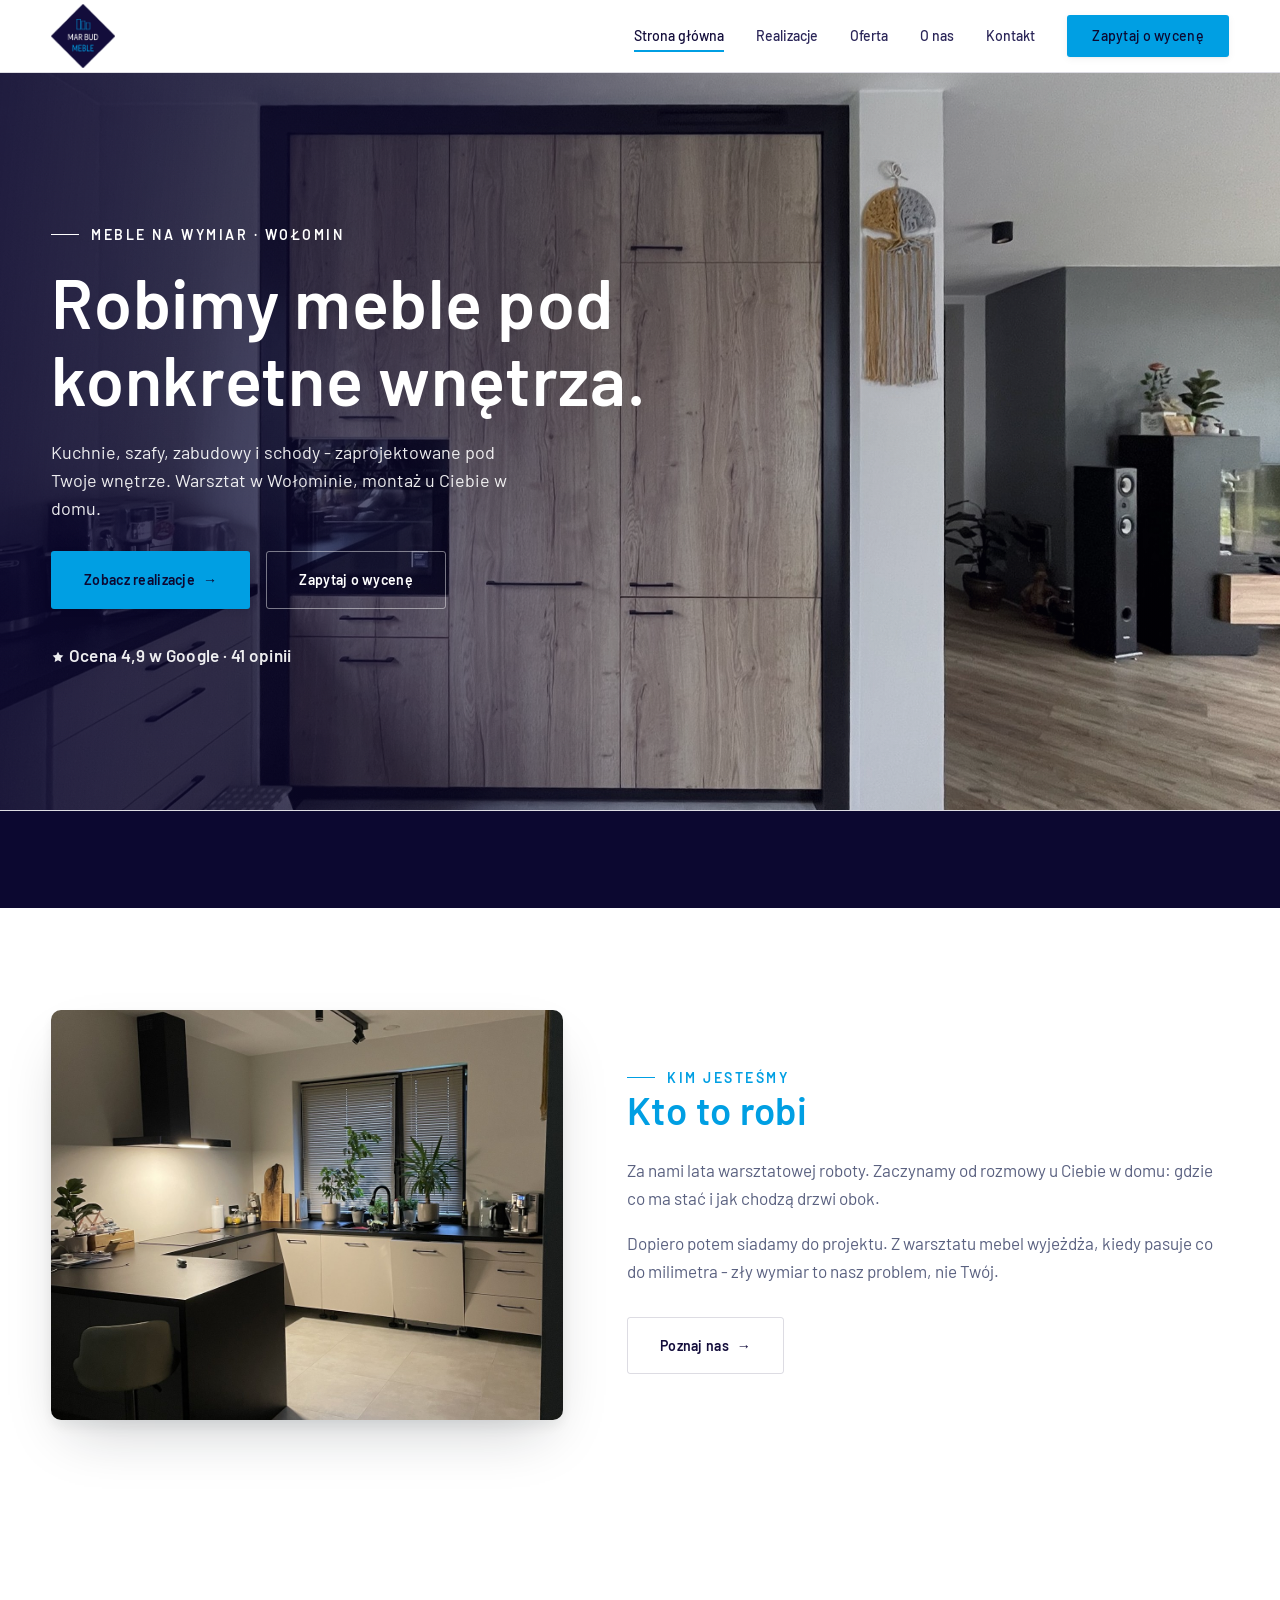
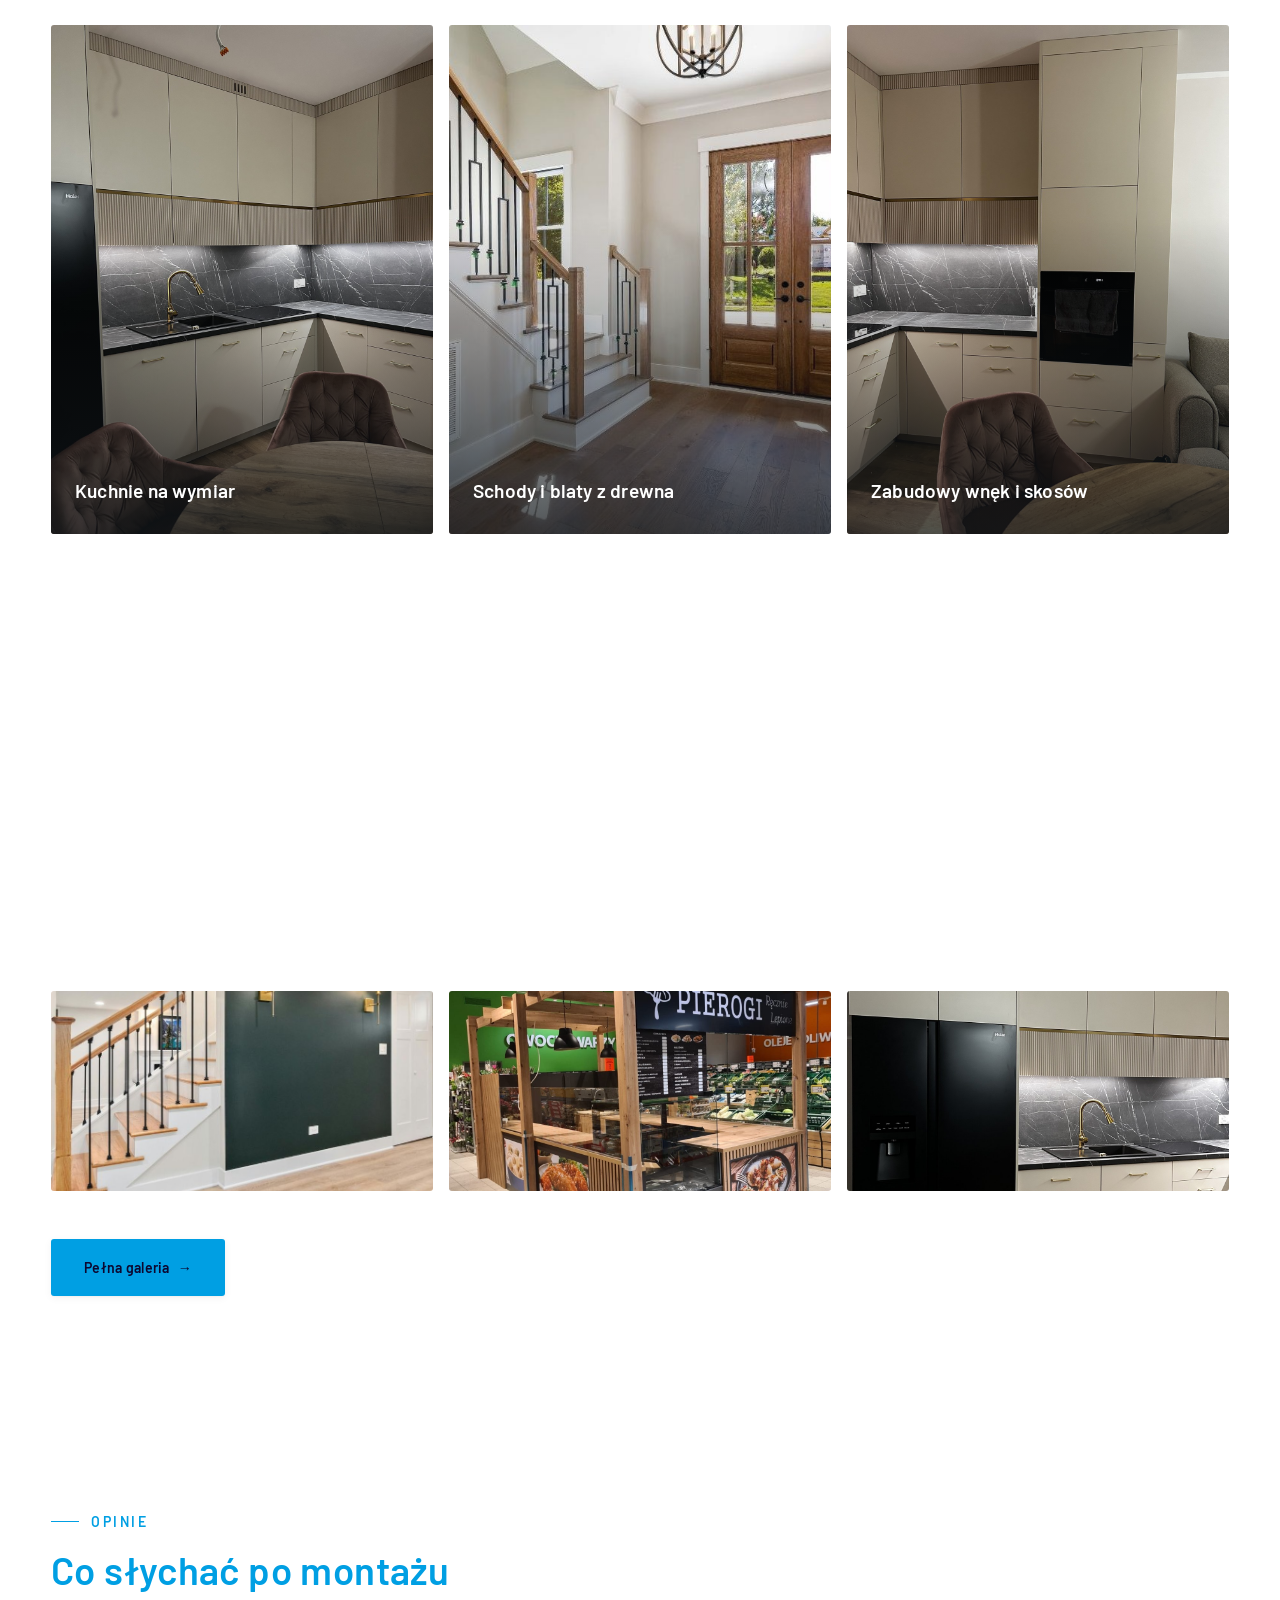
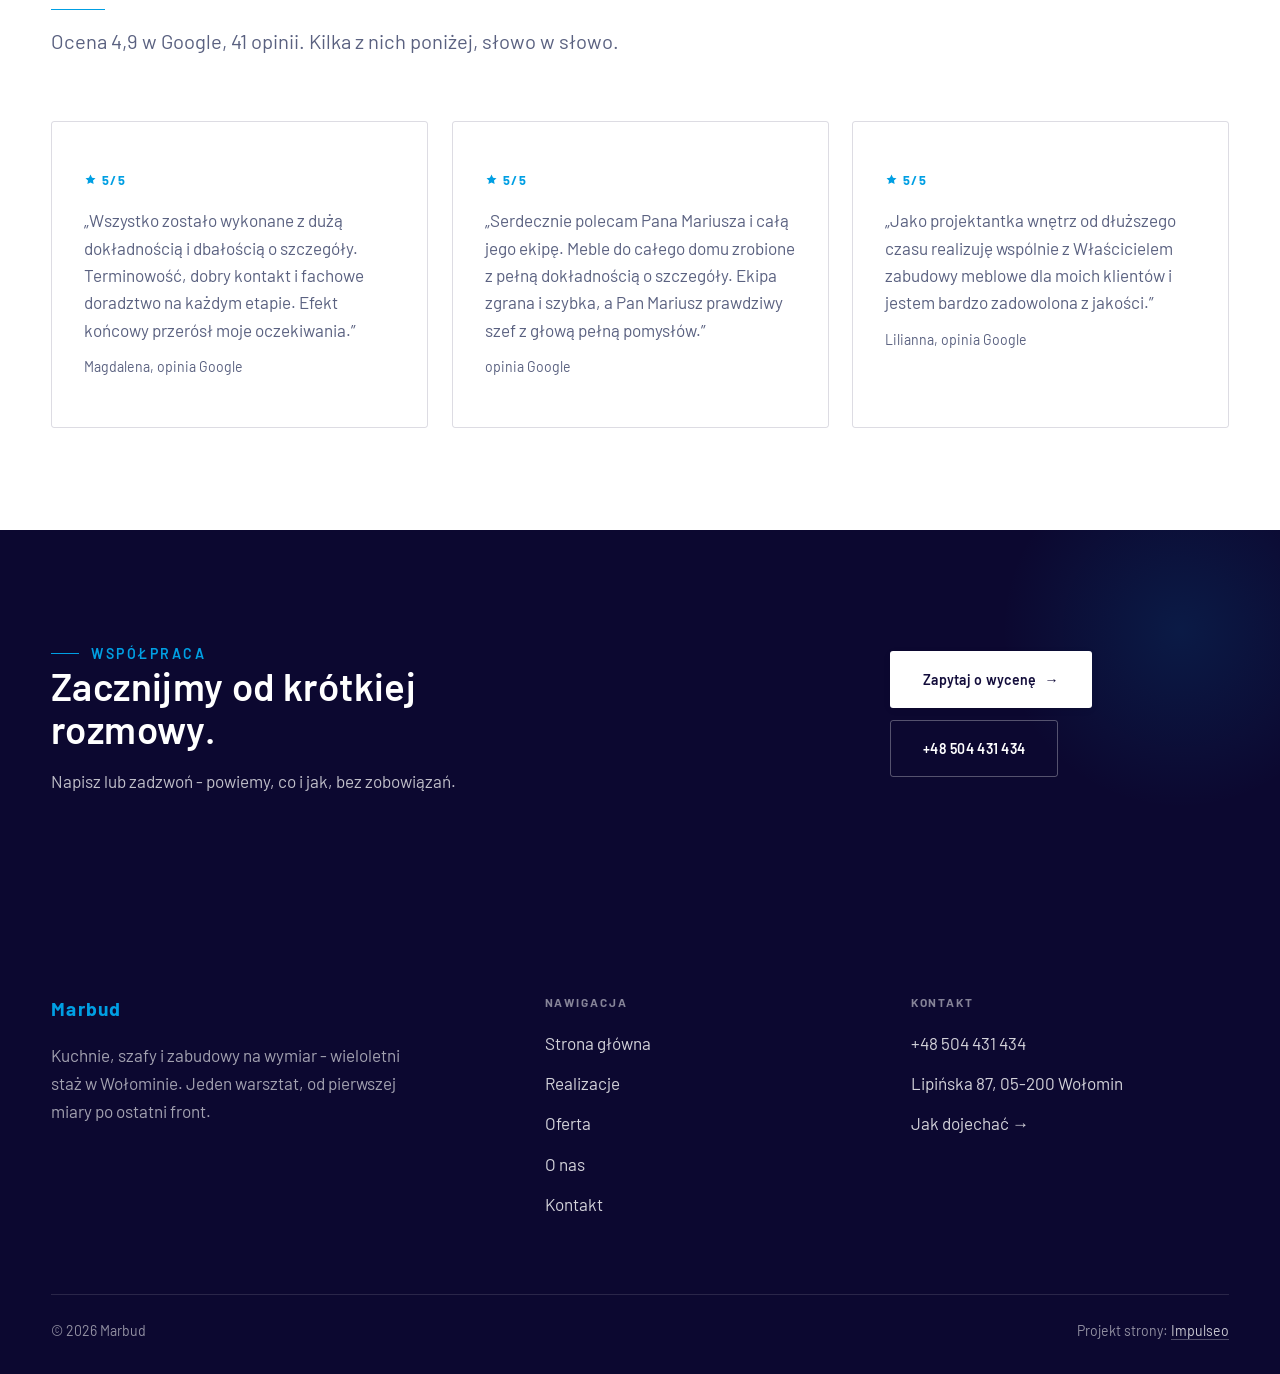
<file: index.html>
<!DOCTYPE html>
<html lang="pl">
<head>
<meta name="robots" content="noindex, nofollow">
<meta charset="UTF-8">
<meta name="viewport" content="width=device-width, initial-scale=1.0">
<title>Stolarz Wołomin - meble na wymiar | Marbud</title>
<meta name="description" content="Meble na wymiar w Wołominie: kuchnie, szafy i zabudowy pod Twoje wnętrze. Bezpłatny pomiar i projekt, jedna cena, montaż z gwarancją. Zadzwoń: 504 431 434.">
<link rel="preconnect" href="https://fonts.googleapis.com">
<link rel="preconnect" href="https://fonts.gstatic.com" crossorigin>
<link href="https://fonts.googleapis.com/css2?family=Barlow:wght@400;500;600;700&display=swap" rel="stylesheet">
<link rel="stylesheet" href="assets/styles.css">
</head>
<body>

<header class="nav">
  <div class="wrap nav-inner">
    <a class="brand brand-has-logo" href="index.html"><img class="brand-logo" src="img/logo.png" alt="Marbud"></a>
    <nav class="nav-links">
      <a href="index.html" class="active">Strona główna</a>
      <a href="realizacje.html">Realizacje</a>
      <a href="oferta.html">Oferta</a>
      <a href="o-nas.html">O nas</a>
      <a href="kontakt.html">Kontakt</a>
      <a href="kontakt.html" class="btn btn-accent">Zapytaj o wycenę</a>
    </nav>
    <button class="nav-toggle" aria-label="Menu"><span></span><span></span><span></span></button>
  </div>
</header>

<section class="hero-cine">
  <img src="img/hero.jpg" alt="Marbud - meble na wymiar pod konkretne wnętrza">
  <div class="wrap">
    <div class="hero-copy">
      <span class="eyebrow">Meble na wymiar · Wołomin</span>
      <h1>Robimy meble pod konkretne wnętrza.</h1>
      <p class="lead">Kuchnie, szafy, zabudowy i schody - zaprojektowane pod Twoje wnętrze. Warsztat w Wołominie, montaż u Ciebie w domu.</p>
      <div class="hero-actions">
        <a href="realizacje.html" class="btn btn-accent">Zobacz realizacje <span class="arr">→</span></a>
        <a href="kontakt.html" class="btn btn-ghost" style="color:#fff;border-color:rgba(255,255,255,.45)">Zapytaj o wycenę</a>
      </div>
      <div style="margin-top:var(--space-6);color:#fff;font-weight:600;letter-spacing:.02em;opacity:.92"><svg class="ico-star" width="14" height="14" viewBox="0 0 24 24" style="vertical-align:-2px" aria-hidden="true"><path d="M12 2.8l2.85 5.8 6.4.93-4.63 4.5 1.1 6.37L12 17.4l-5.72 3 1.1-6.37-4.63-4.5 6.4-.93L12 2.8Z" fill="currentColor"/></svg> Ocena 4,9 w Google · 41 opinii</div>
    </div>
  </div>
</section>
<section class="strip" style="padding-block:0">
  <div class="wrap">
    <div class="item reveal"><div class="k">Bezpłatny pomiar i projekt</div><div class="v"></div></div>
    <div class="item reveal"><div class="k">Jedna cena za całość</div><div class="v"></div></div>
    <div class="item reveal"><div class="k">Od pomiaru po montaż</div><div class="v"></div></div>
    <div class="item reveal"><div class="k">Gwarancja na meble i montaż</div><div class="v"></div></div>
    <div class="item reveal"><div class="k">Montaż w jeden dzień</div><div class="v"></div></div>
  </div>
</section>
<section>
  <div class="wrap split">
    <div class="split-art reveal"><img src="img/about.jpg" alt="Marbud - realizacja" loading="lazy"></div>
    <div class="split-copy reveal">
      <span class="eyebrow">Kim jesteśmy</span>
      <h2>Kto to robi</h2>
      <p class="muted">Za nami lata warsztatowej roboty. Zaczynamy od rozmowy u Ciebie w domu: gdzie co ma stać i jak chodzą drzwi obok.</p>
      <p class="muted">Dopiero potem siadamy do projektu. Z warsztatu mebel wyjeżdża, kiedy pasuje co do milimetra - zły wymiar to nasz problem, nie Twój.</p>
      <a href="o-nas.html" class="btn btn-ghost">Poznaj nas <span class="arr">→</span></a>
    </div>
  </div>
</section>
<section class="gateways-band">
  <div class="wrap">
    <div class="gateways">
      <a href="oferta.html" class="gateway reveal"><img src="img/g1.jpg" alt="Kuchnie na wymiar" loading="lazy"><span class="g-ttl">Kuchnie na wymiar</span></a>
      <a href="oferta.html" class="gateway reveal"><img src="img/g3.jpg" alt="Schody i blaty z litego drewna" loading="lazy"><span class="g-ttl">Schody i blaty z drewna</span></a>
      <a href="oferta.html" class="gateway reveal"><img src="img/g5.jpg" alt="Zabudowy wnęk i skosów" loading="lazy"><span class="g-ttl">Zabudowy wnęk i skosów</span></a>
    </div>
  </div>
</section>
<section>
  <div class="wrap">
    <div class="head reveal">
      <span class="eyebrow">Realizacje</span>
      <h2>Meble, które już stoją</h2>
      <p>Zdjęcia z naszych montaży, w domach klientów - żadnych wizualizacji z katalogu. Tak te meble wyglądają na co dzień.</p>
    </div>
    <div class="gallery">
      <div class="tile t-third reveal"><img src="img/g2.jpg" alt="Schody dębowe z metalową balustradą" loading="lazy"><div class="cap">Schody dębowe z balustradą</div></div>
      <div class="tile t-third reveal"><img src="img/g4.jpg" alt="Stoisko handlowe na wymiar" loading="lazy"><div class="cap">Stoisko handlowe na wymiar</div></div>
      <div class="tile t-third reveal"><img src="img/g6.jpg" alt="Zabudowa kuchenna z lodówką" loading="lazy"><div class="cap">Zabudowa kuchenna z lodówką</div></div>
    </div>
    <div style="margin-top:var(--space-7)" class="reveal"><a href="realizacje.html" class="btn btn-accent">Pełna galeria <span class="arr">→</span></a></div>
  </div>
</section>
<section>
  <div class="wrap">
    <div class="head reveal">
      <span class="eyebrow">Opinie</span>
      <h2>Co słychać po montażu</h2>
      <p>Ocena 4,9 w Google, 41 opinii. Kilka z nich poniżej, słowo w słowo.</p>
    </div>
    <div class="svc-grid">
      <div class="svc reveal"><div class="ic"><svg class="ico-star" width="13" height="13" viewBox="0 0 24 24" style="vertical-align:-1px" aria-hidden="true"><path d="M12 2.8l2.85 5.8 6.4.93-4.63 4.5 1.1 6.37L12 17.4l-5.72 3 1.1-6.37-4.63-4.5 6.4-.93L12 2.8Z" fill="currentColor"/></svg> 5/5</div><p>„Wszystko zostało wykonane z dużą dokładnością i dbałością o szczegóły. Terminowość, dobry kontakt i fachowe doradztwo na każdym etapie. Efekt końcowy przerósł moje oczekiwania.”</p><p class="muted" style="margin-top:var(--space-3);font-size:var(--text-sm)">Magdalena, opinia Google</p></div>
      <div class="svc reveal"><div class="ic"><svg class="ico-star" width="13" height="13" viewBox="0 0 24 24" style="vertical-align:-1px" aria-hidden="true"><path d="M12 2.8l2.85 5.8 6.4.93-4.63 4.5 1.1 6.37L12 17.4l-5.72 3 1.1-6.37-4.63-4.5 6.4-.93L12 2.8Z" fill="currentColor"/></svg> 5/5</div><p>„Serdecznie polecam Pana Mariusza i całą jego ekipę. Meble do całego domu zrobione z pełną dokładnością o szczegóły. Ekipa zgrana i szybka, a Pan Mariusz prawdziwy szef z głową pełną pomysłów.”</p><p class="muted" style="margin-top:var(--space-3);font-size:var(--text-sm)">opinia Google</p></div>
      <div class="svc reveal"><div class="ic"><svg class="ico-star" width="13" height="13" viewBox="0 0 24 24" style="vertical-align:-1px" aria-hidden="true"><path d="M12 2.8l2.85 5.8 6.4.93-4.63 4.5 1.1 6.37L12 17.4l-5.72 3 1.1-6.37-4.63-4.5 6.4-.93L12 2.8Z" fill="currentColor"/></svg> 5/5</div><p>„Jako projektantka wnętrz od dłuższego czasu realizuję wspólnie z Właścicielem zabudowy meblowe dla moich klientów i jestem bardzo zadowolona z jakości.”</p><p class="muted" style="margin-top:var(--space-3);font-size:var(--text-sm)">Lilianna, opinia Google</p></div>
    </div>
  </div>
</section>
<section class="cta">
  <div class="wrap">
    <div class="reveal">
      <span class="eyebrow">Współpraca</span>
      <h2>Zacznijmy od krótkiej rozmowy.</h2>
      <p>Napisz lub zadzwoń - powiemy, co i jak, bez zobowiązań.</p>
    </div>
    <div class="cta-actions reveal">
      <a href="kontakt.html" class="btn btn-light">Zapytaj o wycenę <span class="arr">→</span></a>
      <a href="tel:+48504431434" class="btn btn-ghost" style="color:#fff;border-color:rgba(255,255,255,.3)">+48 504 431 434</a>
    </div>
  </div>
</section>

<footer>
  <div class="wrap">
    <div class="foot-grid">
      <div class="foot-brand">
        <div class="name">Marbud</div>
        <p>Kuchnie, szafy i zabudowy na wymiar - wieloletni staż w Wołominie. Jeden warsztat, od pierwszej miary po ostatni front.</p>
      </div>
      <div class="foot-col">
        <h4>Nawigacja</h4>
        <a href="index.html">Strona główna</a>
        <a href="realizacje.html">Realizacje</a>
        <a href="oferta.html">Oferta</a>
        <a href="o-nas.html">O nas</a>
        <a href="kontakt.html">Kontakt</a>
      </div>
      <div class="foot-col">
        <h4>Kontakt</h4>
        <a href="tel:+48504431434">+48 504 431 434</a>
        <p>Lipińska 87, 05-200 Wołomin</p>
        <a href="https://www.google.com/maps?cid=16063248233577362017" target="_blank" rel="noopener">Jak dojechać →</a>
      </div>
    </div>
    <div class="foot-bot">
      <span>© 2026 Marbud</span>
      <span>Projekt strony: <a class="foot-credit" href="https://impulseo.pl" target="_blank" rel="noopener">Impulseo</a></span>
    </div>
  </div>
</footer>


<script src="assets/main.js"></script>
</body>
</html>
</file>
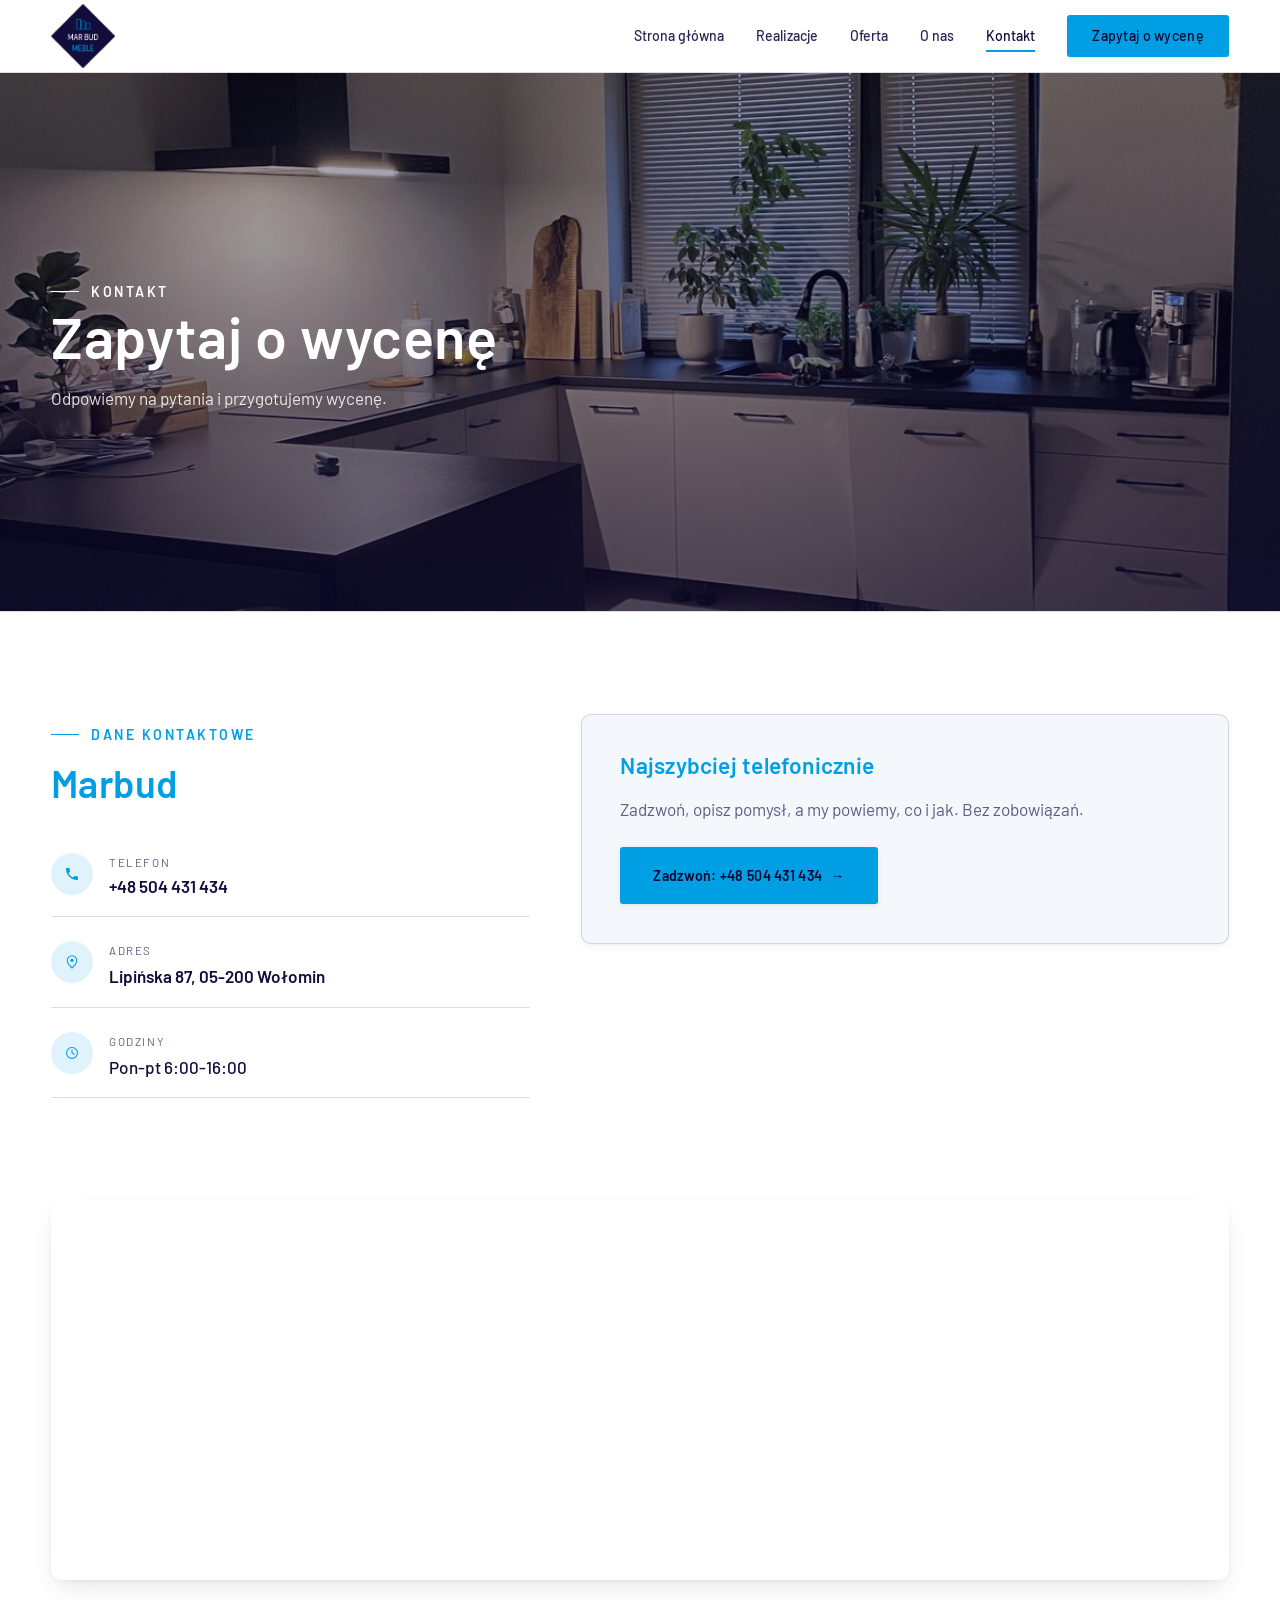
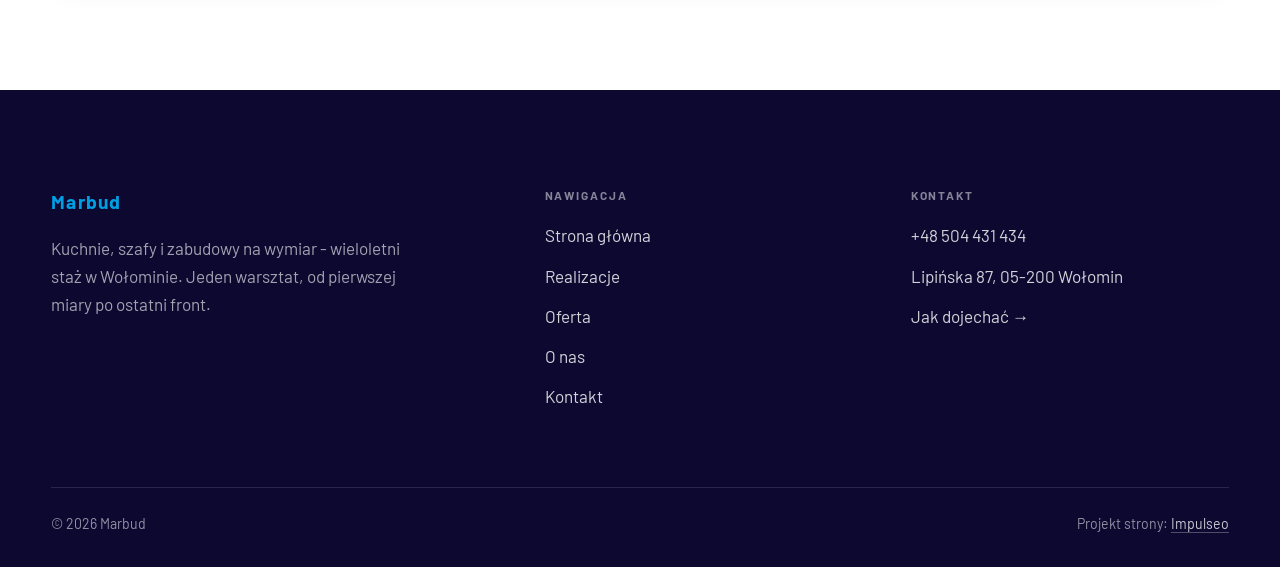
<file: kontakt.html>
<!DOCTYPE html>
<html lang="pl">
<head>
<meta name="robots" content="noindex, nofollow">
<meta charset="UTF-8">
<meta name="viewport" content="width=device-width, initial-scale=1.0">
<title>Kontakt - Marbud</title>
<meta name="description" content="Kontakt Marbud - Lipińska 87, 05-200 Wołomin">
<link rel="preconnect" href="https://fonts.googleapis.com">
<link rel="preconnect" href="https://fonts.gstatic.com" crossorigin>
<link href="https://fonts.googleapis.com/css2?family=Barlow:wght@400;500;600;700&display=swap" rel="stylesheet">
<link rel="stylesheet" href="assets/styles.css">
</head>
<body>

<header class="nav">
  <div class="wrap nav-inner">
    <a class="brand brand-has-logo" href="index.html"><img class="brand-logo" src="img/logo.png" alt="Marbud"></a>
    <nav class="nav-links">
      <a href="index.html">Strona główna</a>
      <a href="realizacje.html">Realizacje</a>
      <a href="oferta.html">Oferta</a>
      <a href="o-nas.html">O nas</a>
      <a href="kontakt.html" class="active">Kontakt</a>
      <a href="kontakt.html" class="btn btn-accent">Zapytaj o wycenę</a>
    </nav>
    <button class="nav-toggle" aria-label="Menu"><span></span><span></span><span></span></button>
  </div>
</header>

<section class="pagehead">
  <img src="img/about.jpg" alt="Marbud - Zapytaj o wycenę">
  <div class="wrap">
    <span class="eyebrow">Kontakt</span>
    <h1>Zapytaj o wycenę</h1>
    <p>Odpowiemy na pytania i przygotujemy wycenę.</p>
  </div>
</section>
<section>
  <div class="wrap contact-grid">
    <div class="reveal">
      <span class="eyebrow">Dane kontaktowe</span>
      <h2 style="margin:var(--space-4) 0 var(--space-6)">Marbud</h2>
      <div class="info-list">
        <div class="info-row"><div class="ic"><svg class="ico-tel" width="16" height="16" viewBox="0 0 24 24" fill="none" aria-hidden="true"><path d="M6.6 10.8a15.5 15.5 0 0 0 6.6 6.6l2.2-2.2a1 1 0 0 1 1-.24 11.4 11.4 0 0 0 3.6.58 1 1 0 0 1 1 1V20a1 1 0 0 1-1 1A17 17 0 0 1 3 4a1 1 0 0 1 1-1h3.5a1 1 0 0 1 1 1c0 1.25.2 2.46.58 3.6a1 1 0 0 1-.25 1l-2.23 2.2Z" fill="currentColor"/></svg></div><div><div class="lbl">Telefon</div><a class="val" href="tel:+48504431434">+48 504 431 434</a></div></div>
        <div class="info-row"><div class="ic"><svg class="ico-pin" width="16" height="16" viewBox="0 0 24 24" fill="none" aria-hidden="true"><path d="M12 21s7-6.1 7-11.5A7 7 0 0 0 5 9.5C5 14.9 12 21 12 21Z" stroke="currentColor" stroke-width="1.6" fill="none"/><circle cx="12" cy="9.5" r="2.4" fill="currentColor"/></svg></div><div><div class="lbl">Adres</div><div class="val">Lipińska 87, 05-200 Wołomin</div></div></div>
        <div class="info-row"><div class="ic"><svg class="ico-clock" width="16" height="16" viewBox="0 0 24 24" fill="none" aria-hidden="true"><circle cx="12" cy="12" r="8.2" stroke="currentColor" stroke-width="1.6"/><path d="M12 7.5V12l3.2 1.9" stroke="currentColor" stroke-width="1.6" stroke-linecap="round"/></svg></div><div><div class="lbl">Godziny</div><div class="val" style="font-weight:500">Pon-pt 6:00-16:00</div></div></div>
      </div>
    </div>
    <div class="reveal">
      <div class="form">
        <h3 style="margin-bottom:var(--space-4)">Najszybciej telefonicznie</h3>
        <p class="muted" style="margin-bottom:var(--space-5)">Zadzwoń, opisz pomysł, a my powiemy, co i jak. Bez zobowiązań.</p>
        <a href="tel:+48504431434" class="btn btn-accent" style="justify-content:center">Zadzwoń: +48 504 431 434 <span class="arr">→</span></a>
      </div>
    </div>
  </div>
</section>
<section style="padding-top:0">
  <div class="wrap reveal">
    <iframe class="map" title="Marbud - Wołomin" src="https://maps.google.com/maps?q=Marbud%20Wo%C5%82omin&z=15&output=embed" loading="lazy" referrerpolicy="no-referrer-when-downgrade"></iframe>
  </div>
</section>

<footer>
  <div class="wrap">
    <div class="foot-grid">
      <div class="foot-brand">
        <div class="name">Marbud</div>
        <p>Kuchnie, szafy i zabudowy na wymiar - wieloletni staż w Wołominie. Jeden warsztat, od pierwszej miary po ostatni front.</p>
      </div>
      <div class="foot-col">
        <h4>Nawigacja</h4>
        <a href="index.html">Strona główna</a>
        <a href="realizacje.html">Realizacje</a>
        <a href="oferta.html">Oferta</a>
        <a href="o-nas.html">O nas</a>
        <a href="kontakt.html">Kontakt</a>
      </div>
      <div class="foot-col">
        <h4>Kontakt</h4>
        <a href="tel:+48504431434">+48 504 431 434</a>
        <p>Lipińska 87, 05-200 Wołomin</p>
        <a href="https://www.google.com/maps?cid=16063248233577362017" target="_blank" rel="noopener">Jak dojechać →</a>
      </div>
    </div>
    <div class="foot-bot">
      <span>© 2026 Marbud</span>
      <span>Projekt strony: <a class="foot-credit" href="https://impulseo.pl" target="_blank" rel="noopener">Impulseo</a></span>
    </div>
  </div>
</footer>


<script src="assets/main.js"></script>
</body>
</html>
</file>
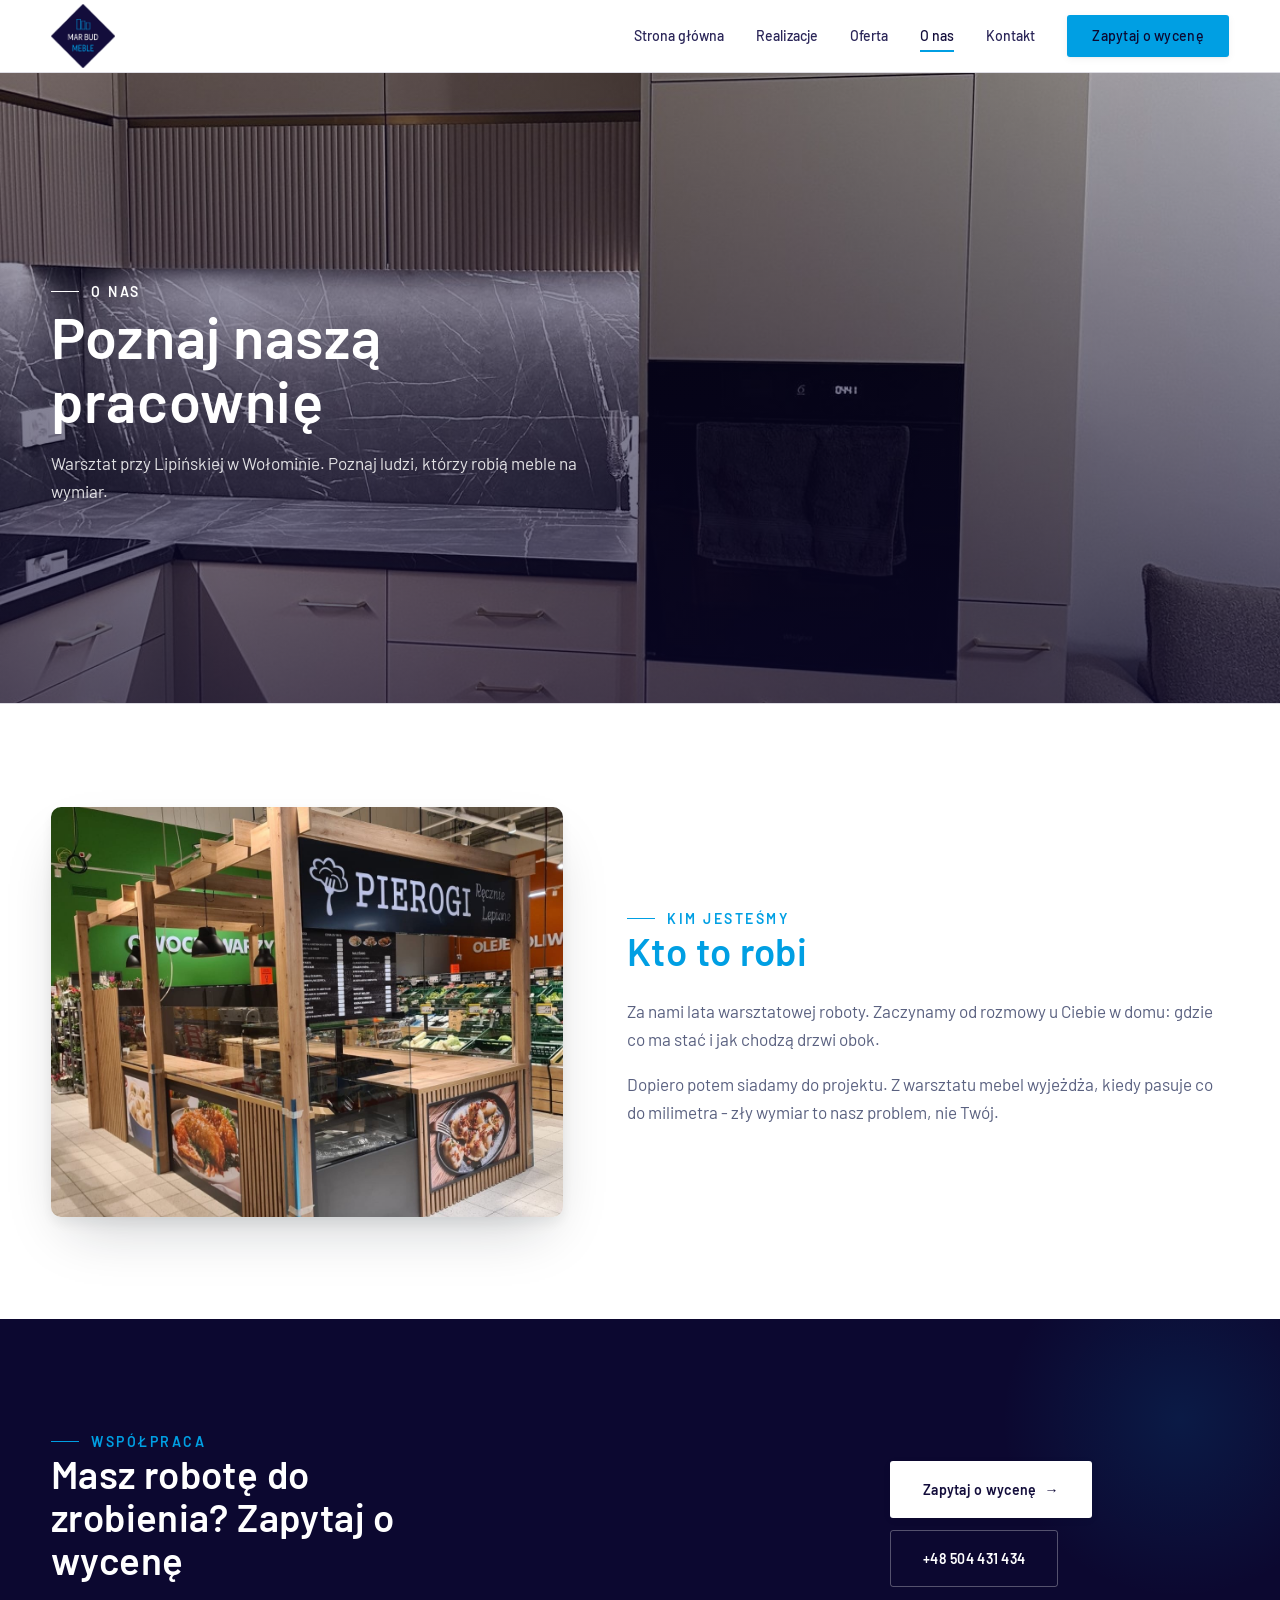
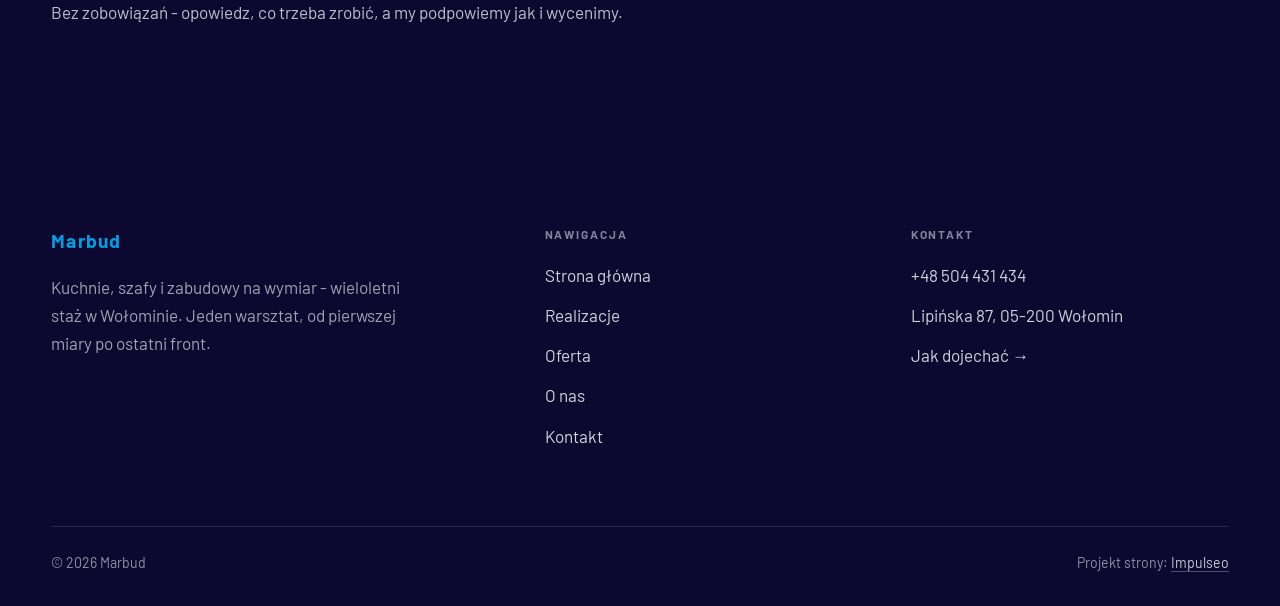
<file: o-nas.html>
<!DOCTYPE html>
<html lang="pl">
<head>
<meta name="robots" content="noindex, nofollow">
<meta charset="UTF-8">
<meta name="viewport" content="width=device-width, initial-scale=1.0">
<title>O nas - Marbud</title>
<meta name="description" content="Meble na wymiar w Wołominie: kuchnie, szafy i zabudowy pod Twoje wnętrze. Bezpłatny pomiar i projekt, jedna cena, montaż z gwarancją. Zadzwoń: 504 431 434.">
<link rel="preconnect" href="https://fonts.googleapis.com">
<link rel="preconnect" href="https://fonts.gstatic.com" crossorigin>
<link href="https://fonts.googleapis.com/css2?family=Barlow:wght@400;500;600;700&display=swap" rel="stylesheet">
<link rel="stylesheet" href="assets/styles.css">
</head>
<body>

<header class="nav">
  <div class="wrap nav-inner">
    <a class="brand brand-has-logo" href="index.html"><img class="brand-logo" src="img/logo.png" alt="Marbud"></a>
    <nav class="nav-links">
      <a href="index.html">Strona główna</a>
      <a href="realizacje.html">Realizacje</a>
      <a href="oferta.html">Oferta</a>
      <a href="o-nas.html" class="active">O nas</a>
      <a href="kontakt.html">Kontakt</a>
      <a href="kontakt.html" class="btn btn-accent">Zapytaj o wycenę</a>
    </nav>
    <button class="nav-toggle" aria-label="Menu"><span></span><span></span><span></span></button>
  </div>
</header>

<section class="pagehead">
  <img src="img/g5.jpg" alt="Marbud - Poznaj naszą pracownię">
  <div class="wrap">
    <span class="eyebrow">O nas</span>
    <h1>Poznaj naszą pracownię</h1>
    <p>Warsztat przy Lipińskiej w Wołominie. Poznaj ludzi, którzy robią meble na wymiar.</p>
  </div>
</section>
<section>
  <div class="wrap split">
    <div class="split-art reveal"><img src="img/g4.jpg" alt="Marbud" loading="lazy"></div>
    <div class="split-copy reveal">
      <span class="eyebrow">Kim jesteśmy</span>
      <h2>Kto to robi</h2>
      <p class="muted">Za nami lata warsztatowej roboty. Zaczynamy od rozmowy u Ciebie w domu: gdzie co ma stać i jak chodzą drzwi obok.</p>
      <p class="muted">Dopiero potem siadamy do projektu. Z warsztatu mebel wyjeżdża, kiedy pasuje co do milimetra - zły wymiar to nasz problem, nie Twój.</p>
    </div>
  </div>
</section>


<section class="cta">
  <div class="wrap">
    <div class="reveal">
      <span class="eyebrow">Współpraca</span>
      <h2>Masz robotę do zrobienia? Zapytaj o wycenę</h2>
      <p>Bez zobowiązań - opowiedz, co trzeba zrobić, a my podpowiemy jak i wycenimy.</p>
    </div>
    <div class="cta-actions reveal">
      <a href="kontakt.html" class="btn btn-light">Zapytaj o wycenę <span class="arr">→</span></a>
      <a href="tel:+48504431434" class="btn btn-ghost" style="color:#fff;border-color:rgba(255,255,255,.3)">+48 504 431 434</a>
    </div>
  </div>
</section>

<footer>
  <div class="wrap">
    <div class="foot-grid">
      <div class="foot-brand">
        <div class="name">Marbud</div>
        <p>Kuchnie, szafy i zabudowy na wymiar - wieloletni staż w Wołominie. Jeden warsztat, od pierwszej miary po ostatni front.</p>
      </div>
      <div class="foot-col">
        <h4>Nawigacja</h4>
        <a href="index.html">Strona główna</a>
        <a href="realizacje.html">Realizacje</a>
        <a href="oferta.html">Oferta</a>
        <a href="o-nas.html">O nas</a>
        <a href="kontakt.html">Kontakt</a>
      </div>
      <div class="foot-col">
        <h4>Kontakt</h4>
        <a href="tel:+48504431434">+48 504 431 434</a>
        <p>Lipińska 87, 05-200 Wołomin</p>
        <a href="https://www.google.com/maps?cid=16063248233577362017" target="_blank" rel="noopener">Jak dojechać →</a>
      </div>
    </div>
    <div class="foot-bot">
      <span>© 2026 Marbud</span>
      <span>Projekt strony: <a class="foot-credit" href="https://impulseo.pl" target="_blank" rel="noopener">Impulseo</a></span>
    </div>
  </div>
</footer>


<script src="assets/main.js"></script>
</body>
</html>
</file>
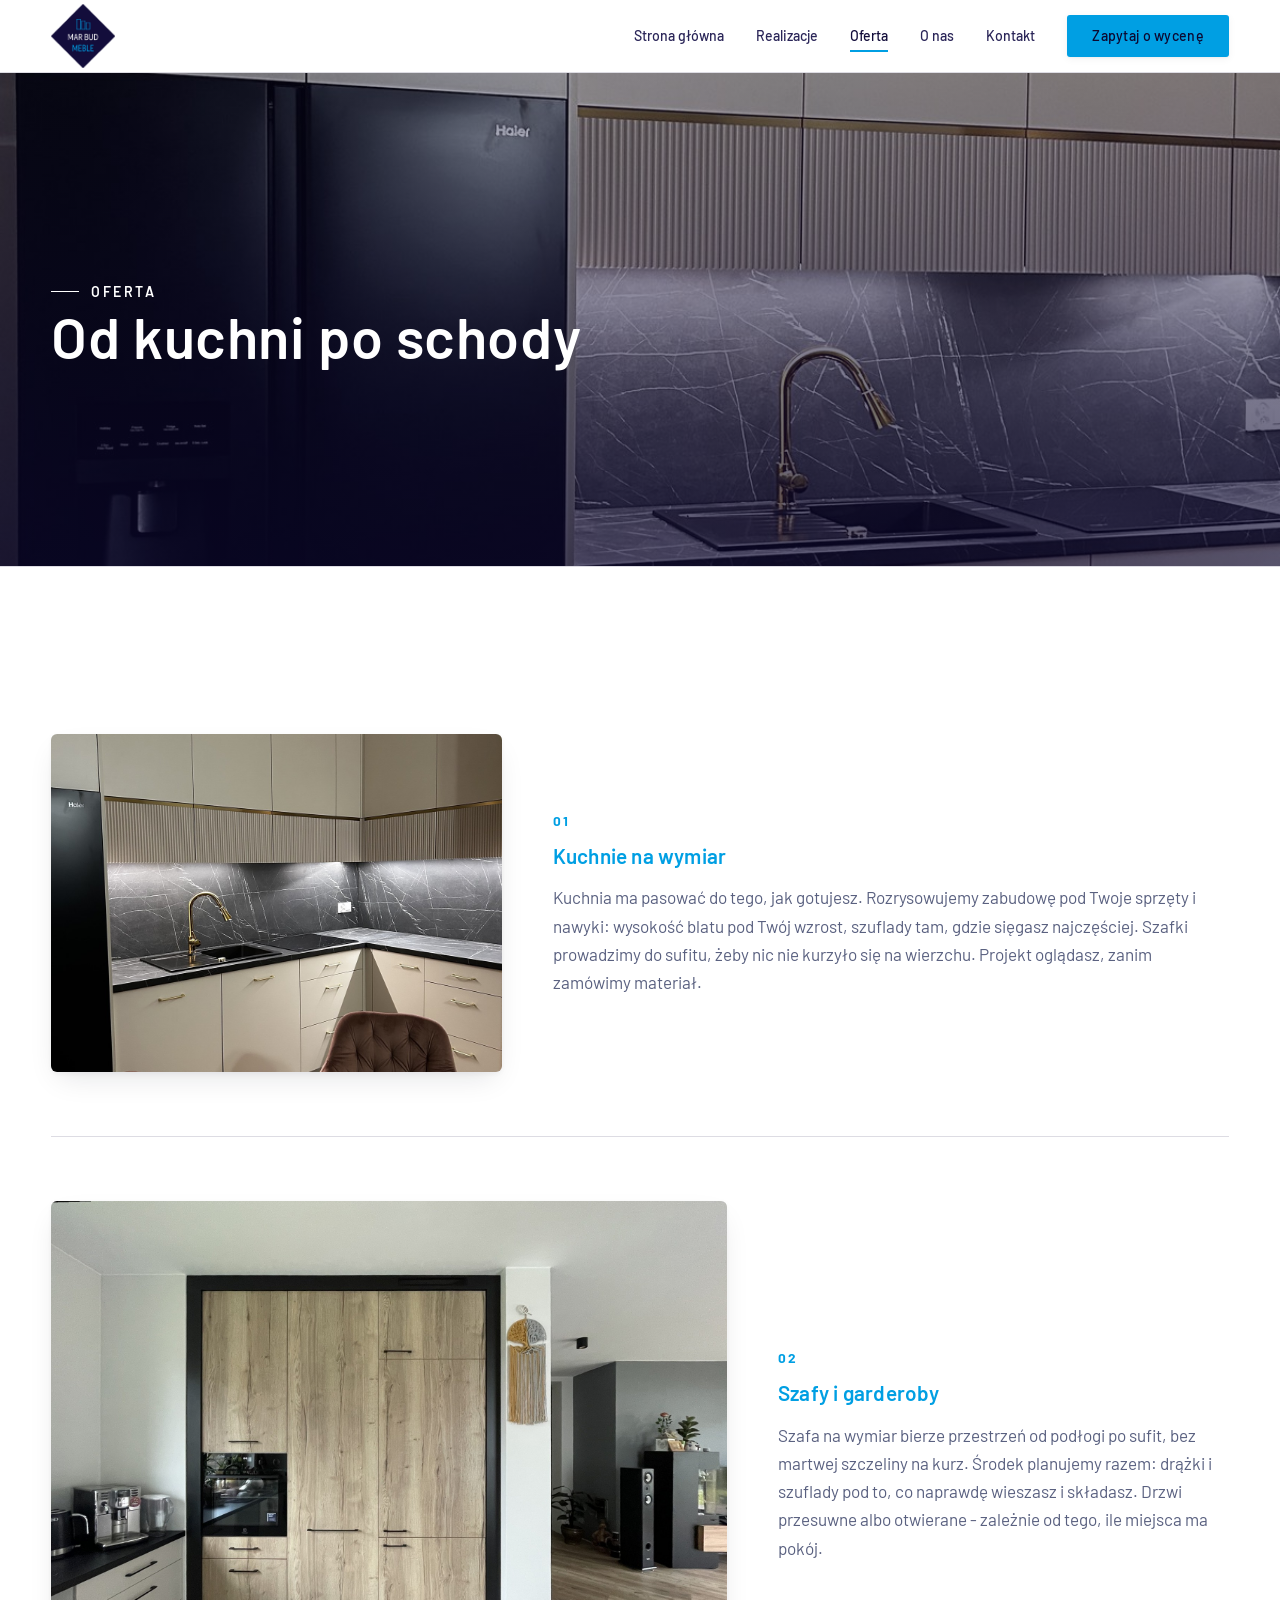
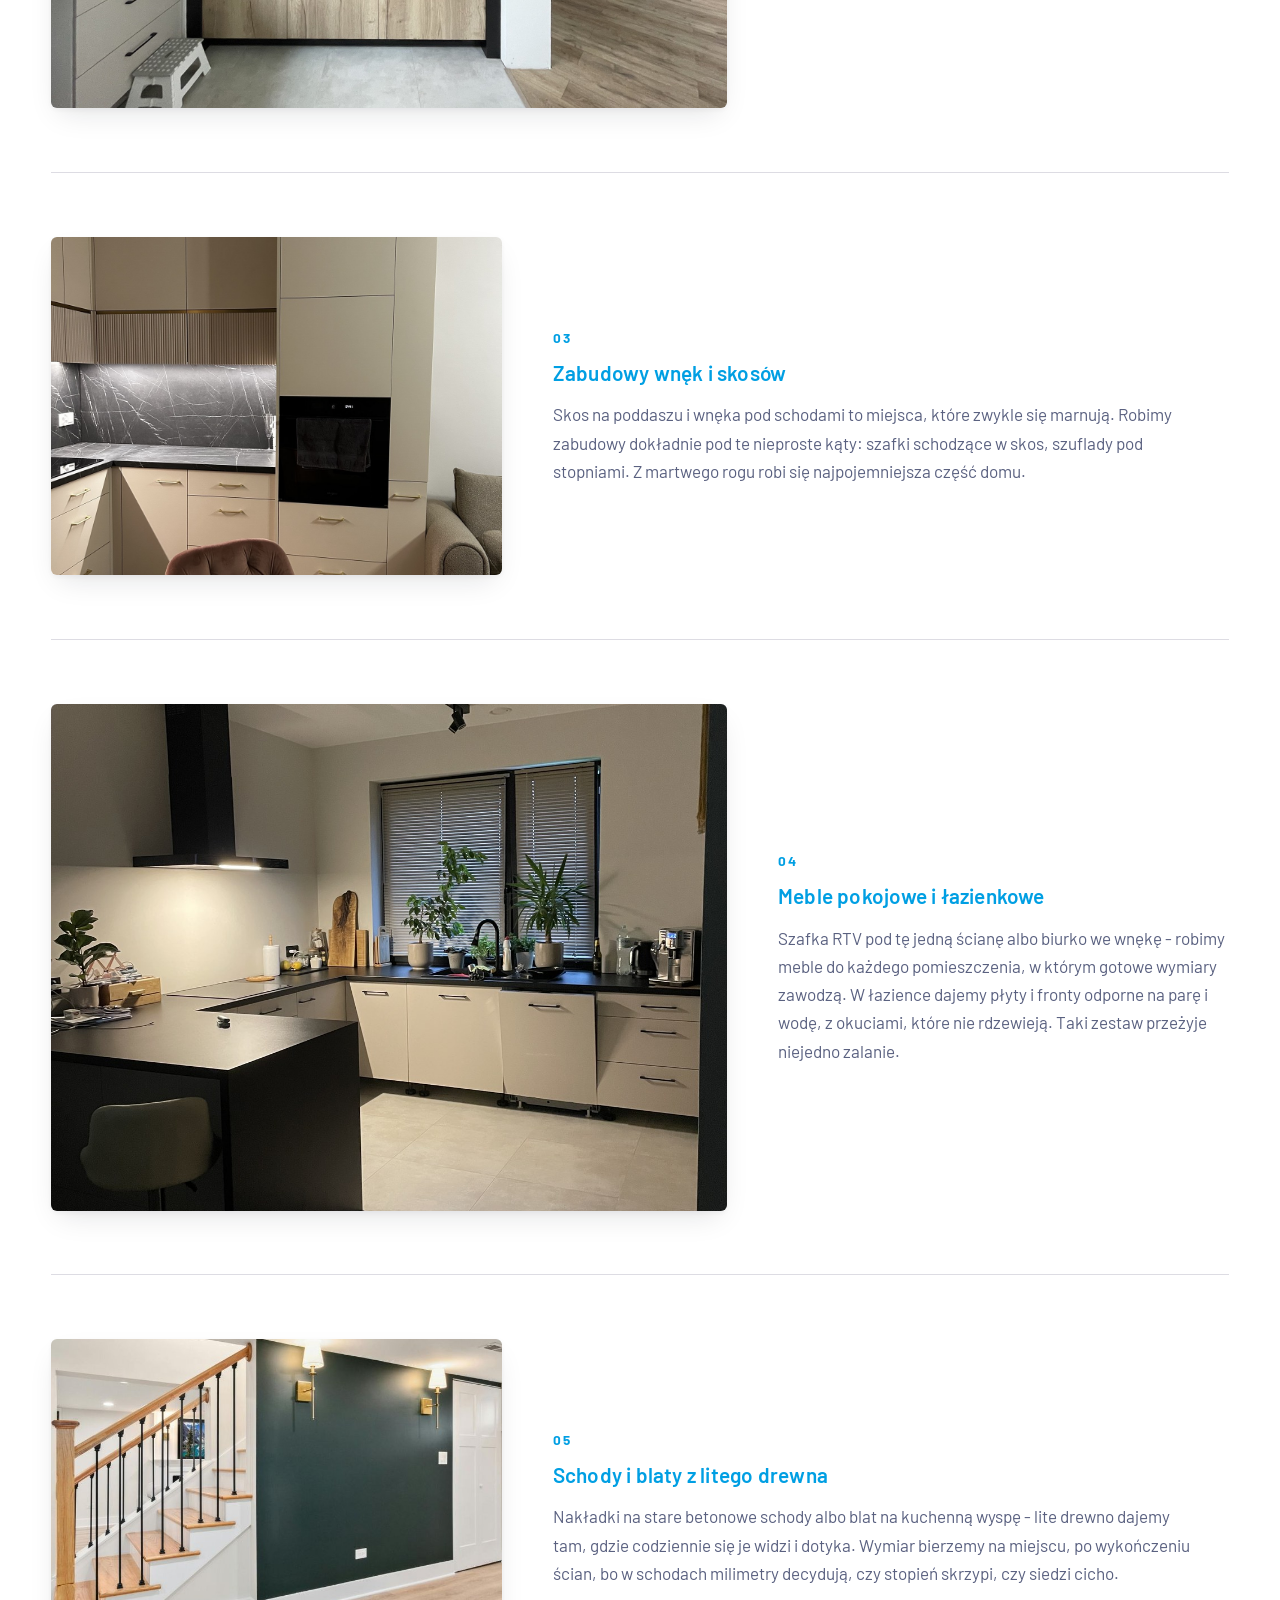
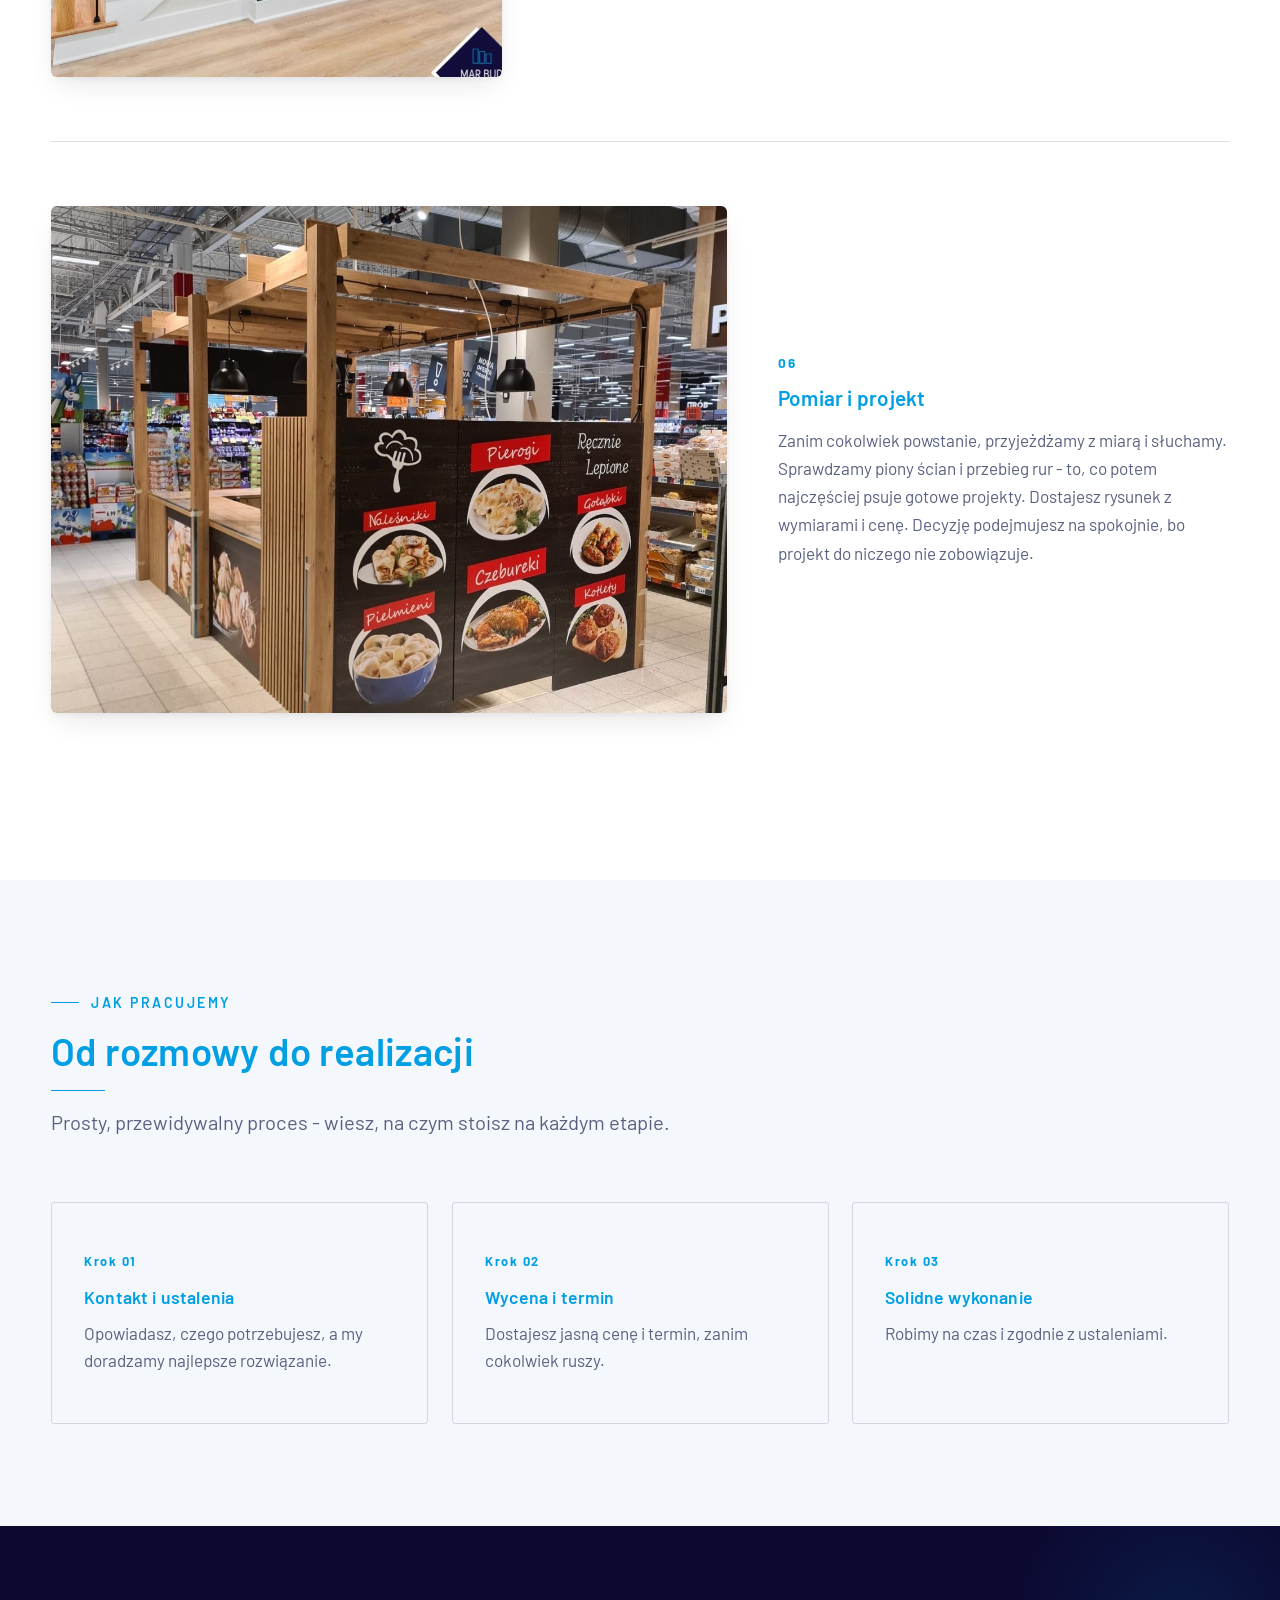
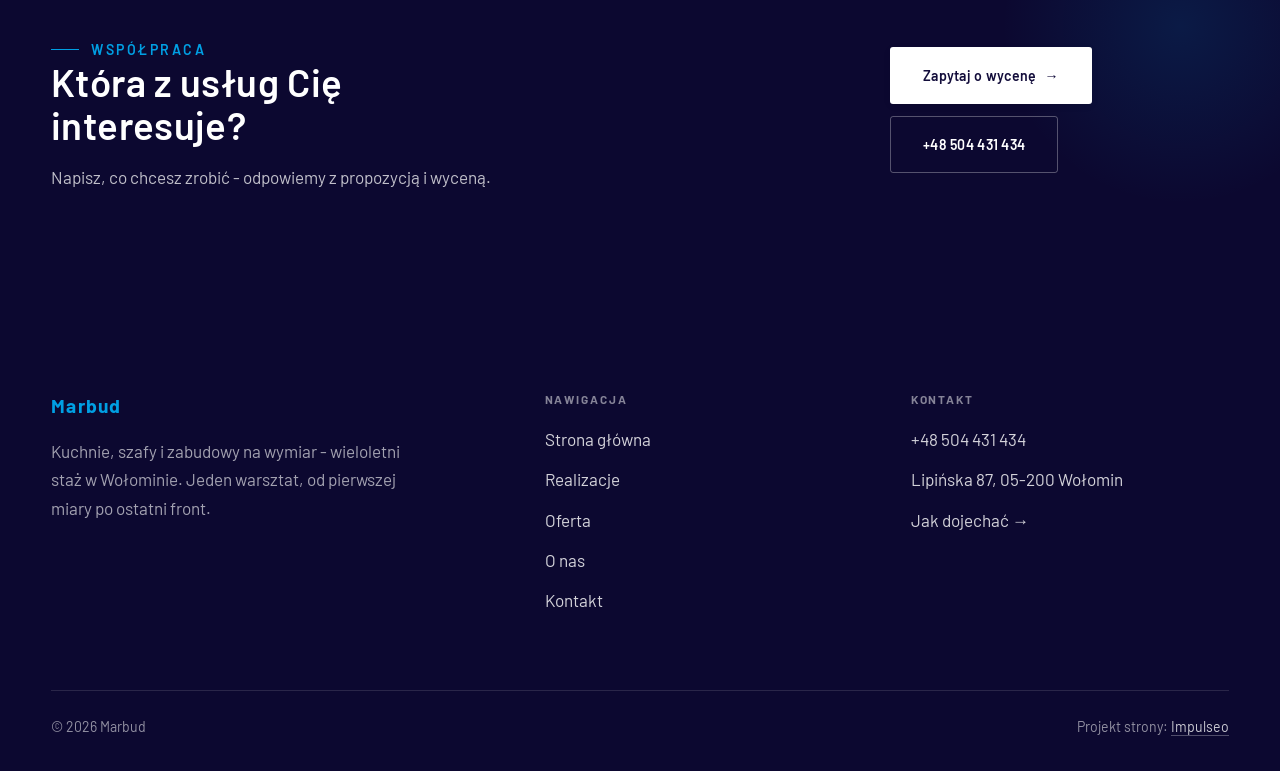
<file: oferta.html>
<!DOCTYPE html>
<html lang="pl">
<head>
<meta name="robots" content="noindex, nofollow">
<meta charset="UTF-8">
<meta name="viewport" content="width=device-width, initial-scale=1.0">
<title>Oferta - Marbud</title>
<meta name="description" content="Meble na wymiar w Wołominie: kuchnie, szafy i zabudowy pod Twoje wnętrze. Bezpłatny pomiar i projekt, jedna cena, montaż z gwarancją. Zadzwoń: 504 431 434.">
<link rel="preconnect" href="https://fonts.googleapis.com">
<link rel="preconnect" href="https://fonts.gstatic.com" crossorigin>
<link href="https://fonts.googleapis.com/css2?family=Barlow:wght@400;500;600;700&display=swap" rel="stylesheet">
<link rel="stylesheet" href="assets/styles.css">
</head>
<body>

<header class="nav">
  <div class="wrap nav-inner">
    <a class="brand brand-has-logo" href="index.html"><img class="brand-logo" src="img/logo.png" alt="Marbud"></a>
    <nav class="nav-links">
      <a href="index.html">Strona główna</a>
      <a href="realizacje.html">Realizacje</a>
      <a href="oferta.html" class="active">Oferta</a>
      <a href="o-nas.html">O nas</a>
      <a href="kontakt.html">Kontakt</a>
      <a href="kontakt.html" class="btn btn-accent">Zapytaj o wycenę</a>
    </nav>
    <button class="nav-toggle" aria-label="Menu"><span></span><span></span><span></span></button>
  </div>
</header>

<section class="pagehead">
  <img src="img/g6.jpg" alt="Marbud - Od kuchni po schody">
  <div class="wrap">
    <span class="eyebrow">Oferta</span>
    <h1>Od kuchni po schody</h1>
  </div>
</section>
<section>
  <div class="wrap">
    <div class="svc-row reveal">
      <div class="svc-row-art"><img src="img/g1.jpg" alt="Kuchnie na wymiar" loading="lazy"></div>
      <div>
        <span class="num">01</span>
        <h3>Kuchnie na wymiar</h3>
        <p class="muted">Kuchnia ma pasować do tego, jak gotujesz. Rozrysowujemy zabudowę pod Twoje sprzęty i nawyki: wysokość blatu pod Twój wzrost, szuflady tam, gdzie sięgasz najczęściej. Szafki prowadzimy do sufitu, żeby nic nie kurzyło się na wierzchu. Projekt oglądasz, zanim zamówimy materiał.</p>
      </div>
    </div>
    <div class="svc-row rev reveal">
      <div class="svc-row-art"><img src="img/hero.jpg" alt="Szafy i garderoby" loading="lazy"></div>
      <div>
        <span class="num">02</span>
        <h3>Szafy i garderoby</h3>
        <p class="muted">Szafa na wymiar bierze przestrzeń od podłogi po sufit, bez martwej szczeliny na kurz. Środek planujemy razem: drążki i szuflady pod to, co naprawdę wieszasz i składasz. Drzwi przesuwne albo otwierane - zależnie od tego, ile miejsca ma pokój.</p>
      </div>
    </div>
    <div class="svc-row reveal">
      <div class="svc-row-art"><img src="img/g5.jpg" alt="Zabudowy wnęk i skosów" loading="lazy"></div>
      <div>
        <span class="num">03</span>
        <h3>Zabudowy wnęk i skosów</h3>
        <p class="muted">Skos na poddaszu i wnęka pod schodami to miejsca, które zwykle się marnują. Robimy zabudowy dokładnie pod te nieproste kąty: szafki schodzące w skos, szuflady pod stopniami. Z martwego rogu robi się najpojemniejsza część domu.</p>
      </div>
    </div>
    <div class="svc-row rev reveal">
      <div class="svc-row-art"><img src="img/about.jpg" alt="Meble pokojowe i łazienkowe" loading="lazy"></div>
      <div>
        <span class="num">04</span>
        <h3>Meble pokojowe i łazienkowe</h3>
        <p class="muted">Szafka RTV pod tę jedną ścianę albo biurko we wnękę - robimy meble do każdego pomieszczenia, w którym gotowe wymiary zawodzą. W łazience dajemy płyty i fronty odporne na parę i wodę, z okuciami, które nie rdzewieją. Taki zestaw przeżyje niejedno zalanie.</p>
      </div>
    </div>
    <div class="svc-row reveal">
      <div class="svc-row-art"><img src="img/g2.jpg" alt="Schody i blaty z litego drewna" loading="lazy"></div>
      <div>
        <span class="num">05</span>
        <h3>Schody i blaty z litego drewna</h3>
        <p class="muted">Nakładki na stare betonowe schody albo blat na kuchenną wyspę - lite drewno dajemy tam, gdzie codziennie się je widzi i dotyka. Wymiar bierzemy na miejscu, po wykończeniu ścian, bo w schodach milimetry decydują, czy stopień skrzypi, czy siedzi cicho.</p>
      </div>
    </div>
    <div class="svc-row rev reveal">
      <div class="svc-row-art"><img src="img/g7.jpg" alt="Pomiar i projekt" loading="lazy"></div>
      <div>
        <span class="num">06</span>
        <h3>Pomiar i projekt</h3>
        <p class="muted">Zanim cokolwiek powstanie, przyjeżdżamy z miarą i słuchamy. Sprawdzamy piony ścian i przebieg rur - to, co potem najczęściej psuje gotowe projekty. Dostajesz rysunek z wymiarami i cenę. Decyzję podejmujesz na spokojnie, bo projekt do niczego nie zobowiązuje.</p>
      </div>
    </div>
  </div>
</section>
<section class="trust">
  <div class="wrap">
    <div class="head reveal">
      <span class="eyebrow">Jak pracujemy</span>
      <h2>Od rozmowy do realizacji</h2>
      <p>Prosty, przewidywalny proces - wiesz, na czym stoisz na każdym etapie.</p>
    </div>
    <div class="svc-grid">
      <div class="svc reveal"><div class="ic">Krok 01</div><h3>Kontakt i ustalenia</h3><p>Opowiadasz, czego potrzebujesz, a my doradzamy najlepsze rozwiązanie.</p></div>
      <div class="svc reveal"><div class="ic">Krok 02</div><h3>Wycena i termin</h3><p>Dostajesz jasną cenę i termin, zanim cokolwiek ruszy.</p></div>
      <div class="svc reveal"><div class="ic">Krok 03</div><h3>Solidne wykonanie</h3><p>Robimy na czas i zgodnie z ustaleniami.</p></div>
    </div>
  </div>
</section>
<section class="cta">
  <div class="wrap">
    <div class="reveal">
      <span class="eyebrow">Współpraca</span>
      <h2>Która z usług Cię interesuje?</h2>
      <p>Napisz, co chcesz zrobić - odpowiemy z propozycją i wyceną.</p>
    </div>
    <div class="cta-actions reveal">
      <a href="kontakt.html" class="btn btn-light">Zapytaj o wycenę <span class="arr">→</span></a>
      <a href="tel:+48504431434" class="btn btn-ghost" style="color:#fff;border-color:rgba(255,255,255,.3)">+48 504 431 434</a>
    </div>
  </div>
</section>

<footer>
  <div class="wrap">
    <div class="foot-grid">
      <div class="foot-brand">
        <div class="name">Marbud</div>
        <p>Kuchnie, szafy i zabudowy na wymiar - wieloletni staż w Wołominie. Jeden warsztat, od pierwszej miary po ostatni front.</p>
      </div>
      <div class="foot-col">
        <h4>Nawigacja</h4>
        <a href="index.html">Strona główna</a>
        <a href="realizacje.html">Realizacje</a>
        <a href="oferta.html">Oferta</a>
        <a href="o-nas.html">O nas</a>
        <a href="kontakt.html">Kontakt</a>
      </div>
      <div class="foot-col">
        <h4>Kontakt</h4>
        <a href="tel:+48504431434">+48 504 431 434</a>
        <p>Lipińska 87, 05-200 Wołomin</p>
        <a href="https://www.google.com/maps?cid=16063248233577362017" target="_blank" rel="noopener">Jak dojechać →</a>
      </div>
    </div>
    <div class="foot-bot">
      <span>© 2026 Marbud</span>
      <span>Projekt strony: <a class="foot-credit" href="https://impulseo.pl" target="_blank" rel="noopener">Impulseo</a></span>
    </div>
  </div>
</footer>


<script src="assets/main.js"></script>
</body>
</html>
</file>
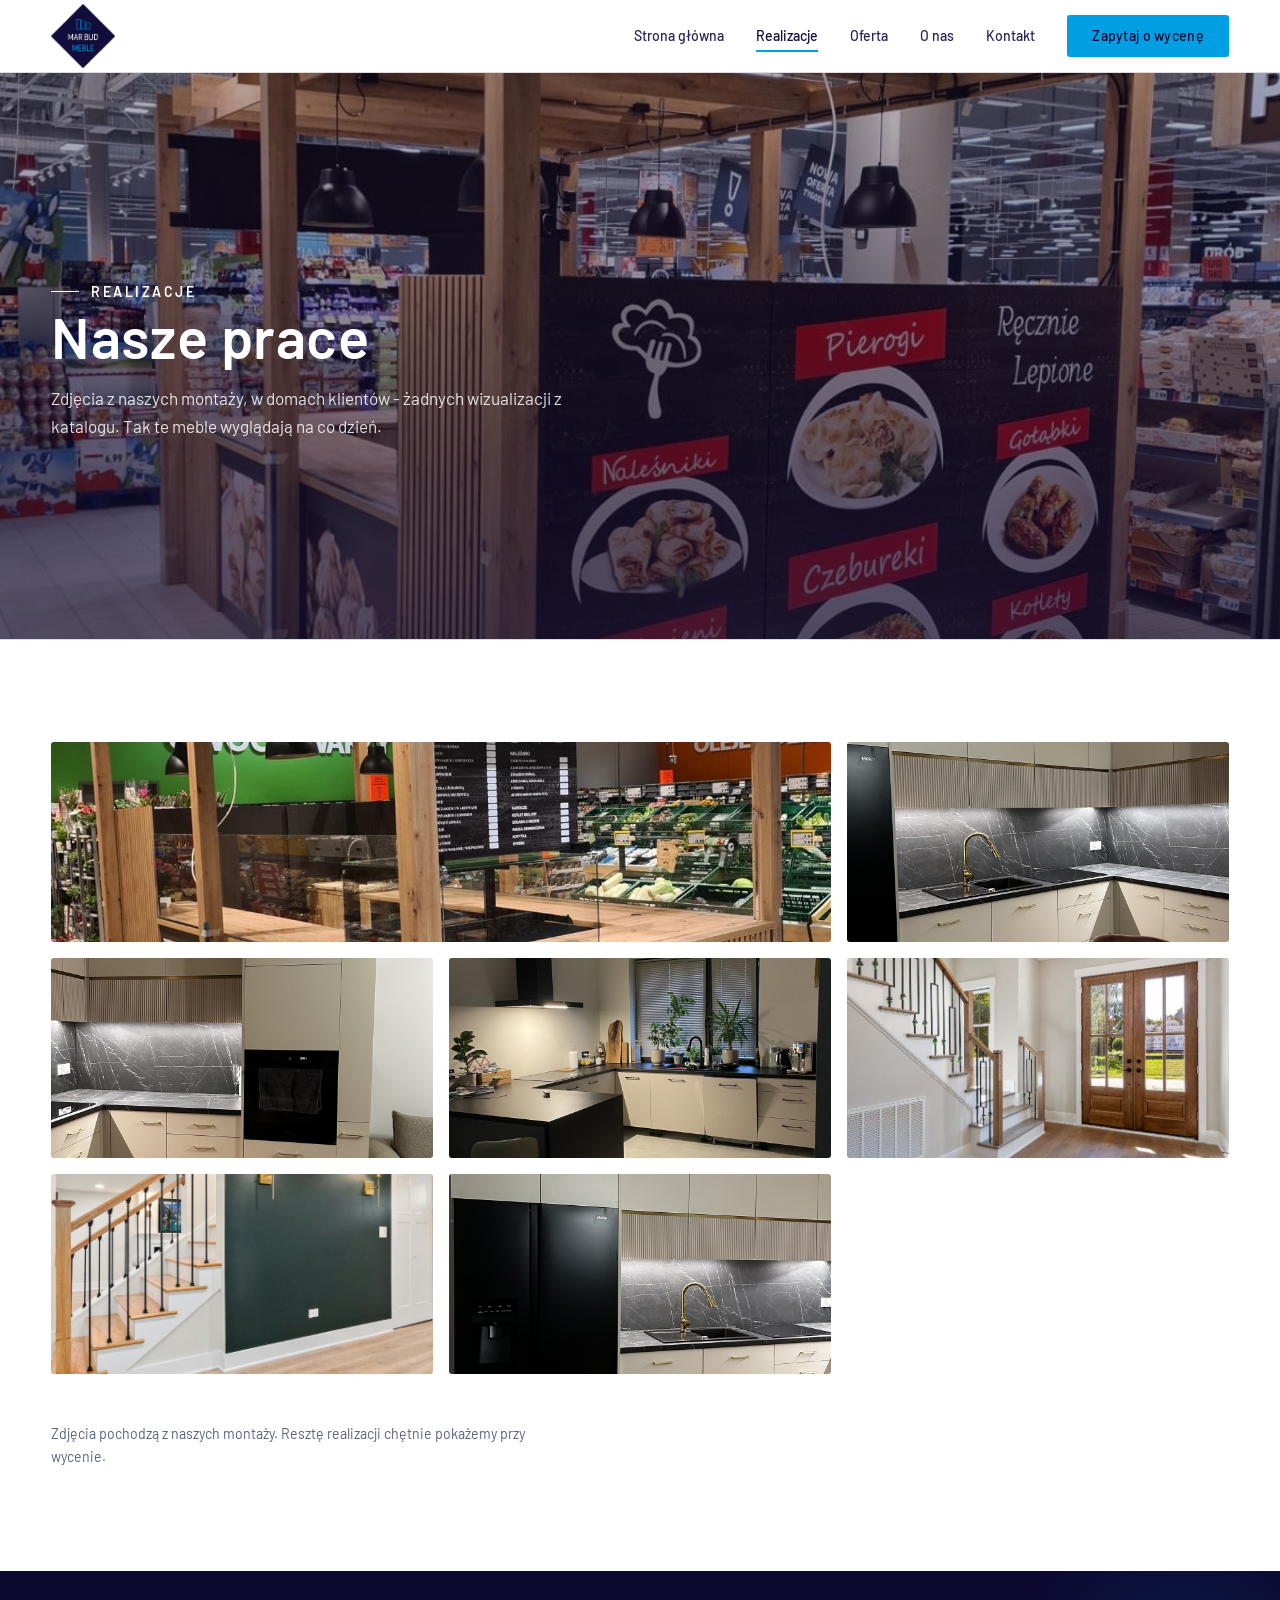
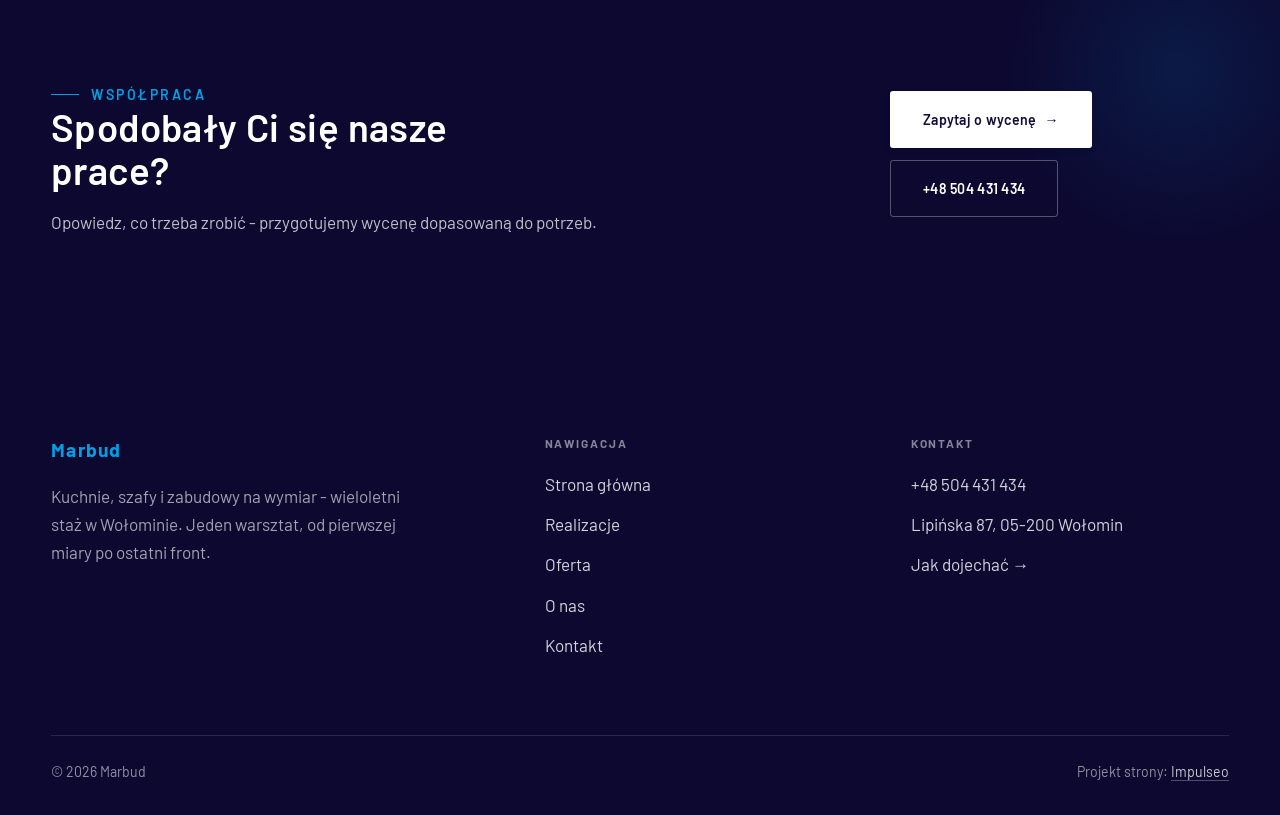
<file: realizacje.html>
<!DOCTYPE html>
<html lang="pl">
<head>
<meta name="robots" content="noindex, nofollow">
<meta charset="UTF-8">
<meta name="viewport" content="width=device-width, initial-scale=1.0">
<title>Realizacje - Marbud</title>
<meta name="description" content="Realizacje Marbud: Kuchnia na wymiar, Szafa wnękowa, Garderoba, Zabudowa pod skosem, Blat z litego drewna">
<link rel="preconnect" href="https://fonts.googleapis.com">
<link rel="preconnect" href="https://fonts.gstatic.com" crossorigin>
<link href="https://fonts.googleapis.com/css2?family=Barlow:wght@400;500;600;700&display=swap" rel="stylesheet">
<link rel="stylesheet" href="assets/styles.css">
</head>
<body>

<header class="nav">
  <div class="wrap nav-inner">
    <a class="brand brand-has-logo" href="index.html"><img class="brand-logo" src="img/logo.png" alt="Marbud"></a>
    <nav class="nav-links">
      <a href="index.html">Strona główna</a>
      <a href="realizacje.html" class="active">Realizacje</a>
      <a href="oferta.html">Oferta</a>
      <a href="o-nas.html">O nas</a>
      <a href="kontakt.html">Kontakt</a>
      <a href="kontakt.html" class="btn btn-accent">Zapytaj o wycenę</a>
    </nav>
    <button class="nav-toggle" aria-label="Menu"><span></span><span></span><span></span></button>
  </div>
</header>

<section class="pagehead">
  <img src="img/g7.jpg" alt="Marbud - Nasze prace">
  <div class="wrap">
    <span class="eyebrow">Realizacje</span>
    <h1>Nasze prace</h1>
    <p>Zdjęcia z naszych montaży, w domach klientów - żadnych wizualizacji z katalogu. Tak te meble wyglądają na co dzień.</p>
  </div>
</section>
<section>
  <div class="wrap">
    <div class="gallery">
      <div class="tile t-two3 reveal"><img src="img/g4.jpg" alt="Stoisko handlowe na wymiar" loading="lazy"><div class="cap">Stoisko handlowe na wymiar</div></div>
      <div class="tile t-third reveal"><img src="img/g1.jpg" alt="Kuchnia na wymiar" loading="lazy"><div class="cap">Kuchnia na wymiar</div></div>
      <div class="tile t-third reveal"><img src="img/g5.jpg" alt="Wysoka zabudowa kuchenna z AGD" loading="lazy"><div class="cap">Wysoka zabudowa z AGD</div></div>
      <div class="tile t-third reveal"><img src="img/about.jpg" alt="Kuchnia w bieli i czerni" loading="lazy"><div class="cap">Kuchnia w bieli i czerni</div></div>
      <div class="tile t-third reveal"><img src="img/g3.jpg" alt="Schody i drzwi z drewna" loading="lazy"><div class="cap">Schody i drzwi z drewna</div></div>
      <div class="tile t-third reveal"><img src="img/g2.jpg" alt="Schody dębowe z balustradą" loading="lazy"><div class="cap">Schody dębowe z balustradą</div></div>
      <div class="tile t-third reveal"><img src="img/g6.jpg" alt="Zabudowa kuchenna z lodówką" loading="lazy"><div class="cap">Zabudowa kuchenna z lodówką</div></div>
    </div>
    <p class="muted reveal" style="margin-top:var(--space-7);font-size:var(--text-sm);max-width:62ch">Zdjęcia pochodzą z naszych montaży. Resztę realizacji chętnie pokażemy przy wycenie.</p>
  </div>
</section>
<section class="cta">
  <div class="wrap">
    <div class="reveal">
      <span class="eyebrow">Współpraca</span>
      <h2>Spodobały Ci się nasze prace?</h2>
      <p>Opowiedz, co trzeba zrobić - przygotujemy wycenę dopasowaną do potrzeb.</p>
    </div>
    <div class="cta-actions reveal">
      <a href="kontakt.html" class="btn btn-light">Zapytaj o wycenę <span class="arr">→</span></a>
      <a href="tel:+48504431434" class="btn btn-ghost" style="color:#fff;border-color:rgba(255,255,255,.3)">+48 504 431 434</a>
    </div>
  </div>
</section>

<footer>
  <div class="wrap">
    <div class="foot-grid">
      <div class="foot-brand">
        <div class="name">Marbud</div>
        <p>Kuchnie, szafy i zabudowy na wymiar - wieloletni staż w Wołominie. Jeden warsztat, od pierwszej miary po ostatni front.</p>
      </div>
      <div class="foot-col">
        <h4>Nawigacja</h4>
        <a href="index.html">Strona główna</a>
        <a href="realizacje.html">Realizacje</a>
        <a href="oferta.html">Oferta</a>
        <a href="o-nas.html">O nas</a>
        <a href="kontakt.html">Kontakt</a>
      </div>
      <div class="foot-col">
        <h4>Kontakt</h4>
        <a href="tel:+48504431434">+48 504 431 434</a>
        <p>Lipińska 87, 05-200 Wołomin</p>
        <a href="https://www.google.com/maps?cid=16063248233577362017" target="_blank" rel="noopener">Jak dojechać →</a>
      </div>
    </div>
    <div class="foot-bot">
      <span>© 2026 Marbud</span>
      <span>Projekt strony: <a class="foot-credit" href="https://impulseo.pl" target="_blank" rel="noopener">Impulseo</a></span>
    </div>
  </div>
</footer>


<script src="assets/main.js"></script>
</body>
</html>
</file>
<file: assets/styles.css>
/* ============================================================
   STOLBASZ — premium, architektoniczny B2B fit-out
   Jasna paleta, zero brązu. System wg premium-web-craft.
   Projekt strony: Impulseo (impulseo.pl)
   ============================================================ */

:root{
  /* PALETA — z logo MAR BUD MEBLE: granat #130d3b + jasny niebieski #009fe3 + biel.
     23.07.2026 (prośba Marcelego „więcej białego w tle"): tła sekcji BIAŁE/jasne,
     tekst granatowy; granat zostaje w hero/pasku/CTA/stopce (var --dark). */
  --paper:#FFFFFF;          /* główne tło — biel jak napisy w logo */
  --paper-2:#F4F7FC;        /* sekcje alternatywne (bardzo jasny błękit) */
  --paper-3:#E9EEF7;        /* delikatne wypełnienia */
  --ink:#130D3B;            /* tekst główny — granat jak romb logo */
  --ink-soft:#2A2558;       /* nagłówki drugorzędne */
  --muted:#5A6180;          /* tekst poboczny — stonowany granatowy szary */
  --line:rgba(19,13,59,.14);/* hairline */
  --accent:#009FE3;         /* jasny niebieski jak „MEBLE" w logo */
  --accent-d:#0080BE;       /* hover — ciemniejszy (na jasnym tle przyciemniamy) */
  --accent-soft:rgba(0,159,227,.12);
  --dark:#0C0830;           /* sekcje ciemne (stopka/CTA/pasek) — najgłębszy granat */

  /* ODSTĘPY — skala 4/8 */
  --space-1:4px; --space-2:8px; --space-3:12px; --space-4:16px; --space-5:24px;
  --space-6:32px; --space-7:48px; --space-8:64px; --space-9:96px; --space-10:128px;

  /* TYPOGRAFIA — fluid clamp() (skala ZMNIEJSZONA 23.07.2026 na prośbę Marcelego: „napisy wszędzie za duże") */
  --text-sm:clamp(.82rem,.8rem + .1vw,.9rem);
  --text-base:clamp(.98rem,.95rem + .15vw,1.08rem);
  --text-lg:clamp(1.1rem,1.04rem + .28vw,1.28rem);
  --text-h3:clamp(1.18rem,1.1rem + .4vw,1.42rem);
  --text-h2:clamp(1.7rem,1.4rem + 1.5vw,2.4rem);
  --text-h1:clamp(2.2rem,1.7rem + 2.8vw,3.6rem);

  /* PROMIENIE — architektoniczne, raczej ostre */
  --r-sm:3px; --r-md:6px; --r-lg:10px;

  /* RUCH */
  --ease:cubic-bezier(.25,.46,.45,.94); --dur:.24s;

  /* CIENIE — miękkie, warstwowe */
  --sh-sm:0 1px 2px rgba(16,24,32,.04), 0 2px 8px rgba(16,24,32,.05);
  --sh-md:0 2px 6px rgba(16,24,32,.05), 0 12px 28px -8px rgba(16,24,32,.12);
  --sh-lg:0 6px 14px rgba(16,24,32,.07), 0 26px 56px -18px rgba(16,24,32,.22);

  --hairline:1px solid var(--line);

  /* CZCIONKA — grotesk jak liternictwo w logo MAR BUD MEBLE (23.07.2026) */
  --font-display:'Barlow',sans-serif;
  --font-body:'Barlow',sans-serif;
}

*{box-sizing:border-box;margin:0;padding:0}
html{scroll-behavior:smooth}
body{
  font-family:var(--font-body);
  font-size:var(--text-base);
  line-height:1.65;
  color:var(--ink);
  background:var(--paper);
  -webkit-font-smoothing:antialiased;
  text-rendering:optimizeLegibility;
}
img{max-width:100%;display:block}
a{color:inherit;text-decoration:none}

.wrap{width:min(92%,1180px);margin-inline:auto}
section{padding-block:clamp(52px,6.5vw,96px)}

/* nagłówki: jasny niebieski jak „MEBLE" w logo; sans bez ciasnego trackingu */
h1,h2,h3{font-family:var(--font-display);font-weight:600;line-height:1.12;letter-spacing:.01em;color:var(--accent)}
h1{font-size:var(--text-h1)}
h2{font-size:var(--text-h2)}
h3{font-size:var(--text-h3)}
p{max-width:65ch}

.eyebrow{
  font-family:var(--font-body);
  font-size:var(--text-sm);
  font-weight:600;
  letter-spacing:.18em;
  text-transform:uppercase;
  color:var(--accent);
  display:inline-flex;align-items:center;gap:var(--space-3);
}
.eyebrow::before{content:"";width:28px;height:1px;background:var(--accent);display:inline-block}

.muted{color:var(--muted)}
.lead{font-size:var(--text-lg);line-height:1.55;color:var(--ink-soft);max-width:50ch}

/* ---------- BUTTONS ---------- */
.btn{
  display:inline-flex;align-items:center;gap:var(--space-2);
  font-weight:600;font-size:var(--text-sm);letter-spacing:.02em;
  padding:var(--space-4) var(--space-6);
  border-radius:var(--r-sm);
  transition:transform var(--dur) var(--ease),box-shadow var(--dur) var(--ease),background var(--dur) var(--ease);
  cursor:pointer;border:1px solid transparent;
}
.btn-accent{background:var(--accent);color:#0C0830;box-shadow:var(--sh-sm)}
.btn-accent:hover{background:var(--accent-d);transform:translateY(-2px);box-shadow:var(--sh-md)}
.btn-accent:active{transform:translateY(0);box-shadow:var(--sh-sm)}
.btn-ghost{background:transparent;color:var(--ink);border-color:var(--line)}
.btn-ghost:hover{border-color:var(--accent);color:var(--accent);transform:translateY(-2px)}
.btn-light{background:#fff;color:#130D3B;box-shadow:var(--sh-sm)}
.btn-light:hover{transform:translateY(-2px);box-shadow:var(--sh-md)}
.btn .arr{transition:transform var(--dur) var(--ease)}
.btn:hover .arr{transform:translateX(4px)}

/* ---------- NAV ---------- */
.nav{
  position:sticky;top:0;z-index:50;
  background:color-mix(in srgb,var(--paper) 88%,transparent);
  backdrop-filter:saturate(140%) blur(10px);
  border-bottom:var(--hairline);
}
.nav-inner{display:flex;align-items:center;justify-content:space-between;height:72px}
.brand{display:flex;flex-direction:column;line-height:1}
.brand .name{font-family:var(--font-display);font-weight:800;font-size:1.35rem;letter-spacing:.04em}
.brand .sub{font-size:.62rem;letter-spacing:.34em;text-transform:uppercase;color:var(--muted);margin-top:5px}
.nav-links{display:flex;align-items:center;gap:var(--space-6)}
.nav-links a{font-size:var(--text-sm);font-weight:500;color:var(--ink-soft);position:relative;padding-block:4px;transition:color var(--dur) var(--ease)}
.nav-links a::after{content:"";position:absolute;left:0;bottom:0;width:0;height:1.5px;background:var(--accent);transition:width var(--dur) var(--ease)}
.nav-links a:hover,.nav-links a.active{color:var(--ink)}
.nav-links a:hover::after,.nav-links a.active::after{width:100%}
.nav-links .btn{padding:var(--space-2) var(--space-5)}
/* przyciski w nav: właściwy kolor (przebij .nav-links a) + bez podkreślenia */
.nav-links a.btn-accent{color:#0C0830}
.nav-links a.btn-ghost{color:var(--ink)}
.nav-links a.btn-light{color:#130D3B}
.nav-links a.btn::after{display:none}
.nav-toggle{display:none;background:none;border:none;cursor:pointer;flex-direction:column;gap:5px;padding:8px}
.nav-toggle span{width:24px;height:2px;background:var(--ink);transition:var(--dur)}

/* ---------- HERO (split) ---------- */
.hero{position:relative;overflow:hidden;border-bottom:var(--hairline)}
.hero-grid{display:grid;grid-template-columns:1.05fr .95fr;gap:clamp(24px,4vw,60px);align-items:center;
  padding-block:clamp(36px,4.5vw,64px)}
.hero-copy .eyebrow{margin-bottom:var(--space-5)}
.hero-copy h1{margin-bottom:var(--space-5)}
.hero-copy .lead{margin-bottom:var(--space-7)}
.hero-actions{display:flex;flex-wrap:wrap;gap:var(--space-4)}
.hero-art{position:relative;aspect-ratio:4/3;border-radius:var(--r-lg);overflow:hidden;box-shadow:var(--sh-lg)}
.hero-art img{width:100%;height:100%;object-fit:cover}
.hero-art::after{content:"";position:absolute;inset:0;background:linear-gradient(180deg,transparent 55%,rgba(18,24,28,.28))}
.hero-badge{position:absolute;left:var(--space-5);bottom:var(--space-5);z-index:2;
  background:rgba(252,252,251,.94);backdrop-filter:blur(4px);color:#130D3B;
  border-radius:var(--r-md);padding:var(--space-4) var(--space-5);box-shadow:var(--sh-md);max-width:78%}
.hero-badge strong{display:block;font-family:var(--font-display);font-size:1rem;letter-spacing:-.01em}
.hero-badge span{font-size:var(--text-sm);color:var(--muted)}

/* ---------- HERO duży / kinowy (strona główna) ---------- */
.hero-cine{position:relative;min-height:clamp(560px,82vh,840px);min-height:clamp(560px,82svh,840px);display:flex;align-items:center;overflow:hidden;border-bottom:var(--hairline)}
.hero-cine>img{position:absolute;inset:0;width:100%;height:100%;object-fit:cover;z-index:0}
.hero-cine::after{content:"";position:absolute;inset:0;z-index:1;
  background:linear-gradient(95deg,rgba(12,8,48,.88) 0%,rgba(12,8,48,.66) 32%,rgba(12,8,48,.24) 62%,rgba(12,8,48,.04) 100%)}
.hero-cine .wrap{position:relative;z-index:2;padding-block:var(--space-8)}
.hero-cine .hero-copy{max-width:660px}
.hero-cine .eyebrow{color:#fff;margin-bottom:var(--space-5)}
.hero-cine .eyebrow::before{background:#fff}
.hero-cine h1{color:#fff;margin-bottom:var(--space-5);font-size:clamp(2.1rem,1.6rem + 2.6vw,3.4rem)}
.hero-cine .lead{color:rgba(255,255,255,.92);max-width:48ch;margin-bottom:var(--space-7)}
.hero-cine .hero-actions{display:flex;flex-wrap:wrap;gap:var(--space-4)}
@media(max-width:680px){
  .hero-cine{min-height:clamp(520px,76vh,640px);min-height:clamp(520px,76svh,640px);align-items:flex-end}
  .hero-cine::after{background:linear-gradient(0deg,rgba(12,8,48,.9) 6%,rgba(12,8,48,.45) 55%,rgba(12,8,48,.25) 100%)}
  .hero-cine .wrap{padding-bottom:var(--space-9)}
}

/* full-bleed hero variant (podstrony) */
.pagehead{position:relative;min-height:46vh;min-height:46svh;display:flex;align-items:flex-end;overflow:hidden;border-bottom:var(--hairline)}
.pagehead img{position:absolute;inset:0;width:100%;height:100%;object-fit:cover}
.pagehead::after{content:"";position:absolute;inset:0;background:linear-gradient(180deg,rgba(12,8,48,.3),rgba(12,8,48,.68))}
.pagehead .wrap{position:relative;z-index:2;padding-block:var(--space-9);color:#fff}
.pagehead h1{color:#fff;max-width:18ch}
.pagehead .eyebrow{color:#fff}
.pagehead .eyebrow::before{background:#fff}
.pagehead p{color:rgba(255,255,255,.86);margin-top:var(--space-4);max-width:54ch}

/* ---------- STRIP (pasek skrótów / liczby) ---------- */
.strip{background:var(--dark);color:#fff}
.strip .wrap{display:flex;flex-wrap:wrap;justify-content:center;align-items:center;gap:var(--space-4) var(--space-7);padding-block:var(--space-6)}
.strip .item .k{font-family:var(--font-display);font-size:clamp(.82rem,.76rem + .25vw,.95rem);font-weight:600;letter-spacing:.01em;color:#fff;white-space:nowrap}
.strip .item .v{font-size:var(--text-sm);color:rgba(255,255,255,.66);margin-top:var(--space-2);line-height:1.45}
.strip .item{border-left:2px solid var(--accent);padding-left:var(--space-4)}

/* ---------- SECTION HEAD ---------- */
.head{max-width:48rem;margin-bottom:var(--space-8)}
.head.center{margin-inline:auto;text-align:center}
.head .eyebrow{margin-bottom:var(--space-4)}
.head h2{margin-bottom:var(--space-4)}
.head p{color:var(--muted);font-size:var(--text-lg);line-height:1.55}
.head.center p{margin-inline:auto}

/* ---------- INTRO SPLIT ---------- */
.split{display:grid;grid-template-columns:.92fr 1.08fr;gap:clamp(28px,5vw,80px);align-items:center}
.split.rev{grid-template-columns:1.08fr .92fr}
.split.rev .split-art{order:-1}
.split-art{position:relative;aspect-ratio:5/4;border-radius:var(--r-lg);overflow:hidden;box-shadow:var(--sh-lg)}
.split-art img{width:100%;height:100%;object-fit:cover}
.split-copy h2{margin-bottom:var(--space-5)}
.split-copy p+p{margin-top:var(--space-4)}
.split-copy .btn{margin-top:var(--space-6)}

/* ---------- SERVICES (zakres) ---------- */
.svc-grid{display:grid;grid-template-columns:repeat(auto-fit,minmax(280px,1fr));gap:var(--space-5)}
.svc{background:#fff;border:var(--hairline);border-radius:var(--r-md);padding:var(--space-7) var(--space-6);
  transition:transform var(--dur) var(--ease),box-shadow var(--dur) var(--ease),border-color var(--dur) var(--ease);
  position:relative;overflow:hidden}
.svc::before{content:"";position:absolute;left:0;top:0;width:3px;height:0;background:var(--accent);transition:height var(--dur) var(--ease)}
.svc:hover{transform:translateY(-4px);box-shadow:var(--sh-md);border-color:transparent}
.svc:hover::before{height:100%}
.svc .ic{font-family:var(--font-display);font-size:.8rem;font-weight:700;letter-spacing:.12em;color:var(--accent);margin-bottom:var(--space-4)}
.svc h3{margin-bottom:var(--space-3);font-size:1.1rem}
.svc p{color:var(--muted);font-size:var(--text-base);line-height:1.6}

/* big detailed service rows */
.svc-row{display:grid;grid-template-columns:.8fr 1.2fr;gap:clamp(20px,4vw,60px);align-items:center;padding-block:var(--space-8)}
.svc-row+.svc-row{border-top:var(--hairline)}
.svc-row.rev{grid-template-columns:1.2fr .8fr}
.svc-row.rev .svc-row-art{order:-1}
.svc-row-art{aspect-ratio:4/3;border-radius:var(--r-md);overflow:hidden;box-shadow:var(--sh-md)}
.svc-row-art img{width:100%;height:100%;object-fit:cover}
.svc-row h3{font-size:1.3rem;margin-bottom:var(--space-4)}
.svc-row .num{font-family:var(--font-display);font-size:.85rem;font-weight:700;letter-spacing:.14em;color:var(--accent);display:block;margin-bottom:var(--space-3)}
.svc-row ul{list-style:none;margin-top:var(--space-4);display:flex;flex-direction:column;gap:var(--space-2)}
.svc-row li{position:relative;padding-left:var(--space-5);color:var(--muted);font-size:var(--text-base)}
.svc-row li::before{content:"";position:absolute;left:0;top:.62em;width:8px;height:1px;background:var(--accent)}

/* ---------- GALLERY (realizacje) ---------- */
.gallery{display:grid;grid-template-columns:repeat(12,1fr);gap:var(--space-4);grid-auto-rows:200px}
/* GALERIA MASONRY — pionowe zdjęcia (portrety beauty/wellness) bez przycinania: kolumny, height auto */
.gallery-masonry{column-count:3;column-gap:var(--space-4)}
@media(max-width:900px){.gallery-masonry{column-count:2}}
@media(max-width:560px){.gallery-masonry{column-count:1}}
.gallery-masonry .m-tile{break-inside:avoid;margin:0 0 var(--space-4);padding:0;position:relative;overflow:hidden;border-radius:var(--r-md);border:1px solid var(--line)}
.gallery-masonry .m-tile img{width:100%;height:auto;display:block}
.gallery-masonry .m-tile .cap{position:absolute;left:0;right:0;bottom:0;padding:var(--space-4);color:#fff;background:linear-gradient(0deg,rgba(0,0,0,.55),transparent);font-size:var(--text-sm)}
.gallery-masonry .m-tile .cap small{display:block;font-weight:400;opacity:.78;letter-spacing:.04em;text-transform:uppercase;font-size:.66rem;margin-top:3px}
.tile{position:relative;overflow:hidden;border-radius:var(--r-md);box-shadow:var(--sh-sm);
  transition:transform var(--dur) var(--ease),box-shadow var(--dur) var(--ease)}
.tile img{width:100%;height:100%;object-fit:cover;transition:transform .6s var(--ease)}
.tile:hover{box-shadow:var(--sh-md)}
.tile:hover img{transform:scale(1.05)}
.tile .cap{position:absolute;left:0;right:0;bottom:0;padding:var(--space-5) var(--space-4) var(--space-4);
  background:linear-gradient(transparent,rgba(18,24,28,.78));color:#fff;
  font-size:var(--text-sm);font-weight:600;letter-spacing:.01em;
  opacity:0;transform:translateY(8px);transition:var(--dur) var(--ease)}
.tile:hover .cap{opacity:1;transform:translateY(0)}
.tile .cap small{display:block;font-weight:400;opacity:.78;letter-spacing:.04em;text-transform:uppercase;font-size:.66rem;margin-top:3px}
/* bento spans */
.t-wide{grid-column:span 6}
.t-tall{grid-column:span 6;grid-row:span 2}
.t-std{grid-column:span 6}
.t-third{grid-column:span 4}
.t-two3{grid-column:span 8}

/* ---------- TRUST / WIARYGODNOŚĆ ---------- */
.trust{background:var(--paper-2)}
.trust-grid{display:grid;grid-template-columns:repeat(auto-fit,minmax(240px,1fr));gap:var(--space-5);margin-top:var(--space-7)}
.trust-card{background:#fff;border-radius:var(--r-md);padding:var(--space-7) var(--space-6);box-shadow:var(--sh-sm);border-top:3px solid var(--accent)}
.trust-card .big{font-family:var(--font-display);font-size:clamp(1.8rem,1.3rem + 1.6vw,2.6rem);font-weight:800;letter-spacing:-.02em;color:var(--ink);line-height:1}
.trust-card h3{font-size:1.12rem;margin:var(--space-3) 0 var(--space-2)}
.trust-card p{color:var(--muted);font-size:var(--text-base);line-height:1.55}

/* ---------- CTA band ---------- */
.cta{background:var(--dark);color:#fff;position:relative;overflow:hidden}
.cta .wrap{display:grid;grid-template-columns:1.4fr .6fr;gap:var(--space-7);align-items:center;position:relative;z-index:2}
.cta h2{color:#fff;max-width:20ch}
.cta p{color:rgba(255,255,255,.74);margin-top:var(--space-4)}
.cta-actions{display:flex;flex-direction:column;gap:var(--space-3);align-items:flex-start}
.cta::before{content:"";position:absolute;right:-80px;top:-80px;width:360px;height:360px;border-radius:50%;
  background:radial-gradient(circle,var(--accent-soft),transparent 70%)}

/* ---------- CONTACT ---------- */
.contact-grid{display:grid;grid-template-columns:.85fr 1.15fr;gap:clamp(28px,4vw,56px);align-items:start}
.info-list{display:flex;flex-direction:column;gap:var(--space-2)}
.info-row{display:flex;gap:var(--space-4);align-items:flex-start;padding-block:var(--space-4);border-bottom:var(--hairline)}
.info-row .ic{flex:none;width:42px;height:42px;display:grid;place-items:center;border-radius:50%;
  background:var(--accent-soft);color:var(--accent);font-size:1.05rem}
.info-row .lbl{font-size:.72rem;letter-spacing:.14em;text-transform:uppercase;color:var(--muted)}
.info-row .val{font-weight:600;font-size:var(--text-base);margin-top:2px}
.info-row a.val:hover{color:var(--accent)}
.map{border:none;border-radius:var(--r-lg);box-shadow:var(--sh-md);width:100%;height:100%;min-height:380px;filter:grayscale(.2) contrast(1.02)}
.form{background:var(--paper-2);border:var(--hairline);border-radius:var(--r-lg);padding:clamp(24px,3vw,40px);box-shadow:var(--sh-sm)}
.form .fld{margin-bottom:var(--space-5)}
.form label{display:block;font-size:var(--text-sm);font-weight:600;margin-bottom:var(--space-2)}
.form input,.form textarea{width:100%;font-family:inherit;font-size:var(--text-base);color:var(--ink);
  padding:var(--space-4);border:var(--hairline);border-radius:var(--r-sm);background:var(--paper);transition:border-color var(--dur)}
.form input:focus,.form textarea:focus{outline:none;border-color:var(--accent);background:#fff}
.form textarea{resize:vertical;min-height:120px}
.form .note{font-size:var(--text-sm);color:var(--muted);margin-top:var(--space-3)}

/* ---------- FOOTER ---------- */
footer{background:var(--dark);color:#fff;padding-block:var(--space-9) var(--space-6)}
.foot-grid{display:grid;grid-template-columns:1.4fr 1fr 1fr;gap:var(--space-7);margin-bottom:var(--space-8)}
.foot-brand .name{font-family:var(--font-display);font-weight:700;font-size:1.2rem;letter-spacing:.06em;color:var(--accent)}
.foot-brand p{color:rgba(255,255,255,.62);margin-top:var(--space-4);font-size:var(--text-base);max-width:38ch}
.foot-col h4{font-size:.74rem;letter-spacing:.16em;text-transform:uppercase;color:rgba(255,255,255,.5);margin-bottom:var(--space-4)}
.foot-col a,.foot-col p{display:block;color:rgba(255,255,255,.82);font-size:var(--text-base);margin-bottom:var(--space-3)}
.foot-col a:hover{color:#fff}
.foot-bot{border-top:1px solid rgba(255,255,255,.12);padding-top:var(--space-5);display:flex;justify-content:space-between;flex-wrap:wrap;gap:var(--space-3);
  font-size:var(--text-sm);color:rgba(255,255,255,.55)}
.foot-bot a:hover{color:#fff}

/* ---------- REVEAL ---------- */
.reveal{opacity:0;transform:translateY(22px);transition:opacity .6s var(--ease),transform .6s var(--ease)}
.reveal.in{opacity:1;transform:none}

/* ---------- RESPONSIVE ---------- */
@media(max-width:920px){
  .hero-grid,.split,.split.rev,.svc-row,.svc-row.rev,.cta .wrap,.contact-grid,.foot-grid{grid-template-columns:1fr}
  .split.rev .split-art,.svc-row.rev .svc-row-art{order:0}
  .hero-art{aspect-ratio:16/10;max-height:420px}
  .strip .wrap{gap:var(--space-4) var(--space-6)}
  .gallery{grid-auto-rows:180px}
  .t-wide,.t-tall,.t-std,.t-third,.t-two3{grid-column:span 6}
  .t-tall{grid-row:span 1}
  .cta-actions{flex-direction:row;flex-wrap:wrap}
  .foot-grid{gap:var(--space-6)}
}
@media(max-width:680px){
  .nav-links{position:fixed;inset:72px 0 auto 0;background:var(--paper);flex-direction:column;align-items:stretch;
    gap:0;padding:var(--space-4) 6%;border-bottom:var(--hairline);box-shadow:var(--sh-md);
    transform:translateY(-120%);transition:transform var(--dur) var(--ease)}
  .nav-links.open{transform:translateY(0)}
  .nav-links a{padding-block:var(--space-4);border-bottom:var(--hairline)}
  .nav-links .btn{margin-top:var(--space-3);justify-content:center}
  .nav-toggle{display:flex}
  .strip .wrap{gap:var(--space-3) var(--space-5)}
  .gallery{grid-template-columns:repeat(6,1fr)}
  .foot-grid{grid-template-columns:1fr}
}
@media(prefers-reduced-motion:reduce){
  *{animation-duration:.01ms!important;transition:none!important}
  .reveal{opacity:1!important;transform:none!important}
  html{scroll-behavior:auto}
}

/* ============================================================
   PREMIUM LAYER — destylat deep-researchu branż (anty-AI, spokój).
   Zmienne STOLBASZ (--accent/--ink/--paper/--line/--dark). Ruch ledwo
   zauważalny, krzywa cubic-bezier(.16,.84,.44,1); prefers-reduced-motion
   pokryte blanketem wyżej. Karty hairline zamiast cieni = #1 sygnał „nie-AI".
   ============================================================ */

/* więcej oddechu między sekcjami (liderzy: 110-130px) */
section{padding-block:clamp(64px,8vw,128px)}

/* 1) Aksamitny reveal — dłuższa, miękka krzywa zamiast „skoku" */
.reveal{transition:opacity .9s cubic-bezier(.16,.84,.44,1),transform .9s cubic-bezier(.16,.84,.44,1);will-change:opacity,transform}
/* stagger TYLKO w galerii (tam pozycja = porządek dzieci) */
.gallery .reveal:nth-child(2){transition-delay:.07s}
.gallery .reveal:nth-child(3){transition-delay:.14s}
.gallery .reveal:nth-child(4){transition-delay:.21s}
.gallery .reveal:nth-child(5){transition-delay:.28s}
.gallery .reveal:nth-child(6){transition-delay:.35s}

/* 2) Hero STATYCZNY na .hero-cine — Ken Burns CAŁKIEM WYŁĄCZONY 26.06 (3. zgłoszenie Szymona).
   GENEZA: animowanie scale na <img> hero z teksturami (cegły/framugi) re-samplinguje obraz
   klatka po klatce → na części ekranów drobne drganie/shimmer = „heroshot się trzęsie".
   translateY usunięto wcześniej, scale-only + will-change/GPU NIE wystarczyły do GWARANCJI gładkości.
   Krzysztof zażądał pewności („make sure, że błąd się nie pojawi") > efekt. Zero animacji = 0% drgania.
   Delikatny zoom zostaje TYLKO w pełnoekranowych hero gastro/studio (hg-bg/hs-bg — tło, inny
   mechanizm, chwalone, nigdy nie zgłaszane). NIE wracać do KB na .hero-cine bez realnego testu
   na sprzęcie klienta — to ryzyko regresji „trzęsienia”. */
/* BEZPIECZNY "wow" na hero = jednorazowy FADE-IN (opacity), nie zoom.
   opacity nie dotyka bitmapy → gładkie na KAŻDYM zdjęciu/ekranie/GPU, zero ryzyka migotania.
   Geometryczny ruch (scale/translate) na .hero-cine jest ZAKAZANY (bramka pilnuje). */
@keyframes heroFade{from{opacity:0}to{opacity:1}}
.hero-cine>img{transform:none;animation:heroFade 1.1s ease-out both}

/* 3) Akcentowy hairline pod nagłówkiem sekcji, który „rysuje się" przy wejściu */
.head h2{position:relative;padding-bottom:18px}
.head h2::after{content:"";position:absolute;left:0;bottom:0;height:1px;width:0;background:var(--accent);transition:width 1s cubic-bezier(.16,.84,.44,1) .15s}
.head.center h2::after{left:50%;transform:translateX(-50%)}
.head.reveal.in h2::after,.head.center.reveal.in h2::after{width:54px}

/* 4) Karty HAIRLINE zamiast cieni/zaokrągleń (najmocniejszy anty-AI detal) */
.svc{background:transparent;border:1px solid var(--line);border-radius:var(--r-sm);box-shadow:none}
.svc:hover{box-shadow:none;border-color:var(--accent);transform:translateY(-3px)}
.trust-card{background:transparent;box-shadow:none;border:1px solid var(--line);border-top:2px solid var(--accent);border-radius:var(--r-sm)}
.tile{box-shadow:none;border-radius:var(--r-sm)}
.tile:hover{box-shadow:none}

/* 5) Sticky-nav kondensuje się po przewinięciu (sygnał dopracowania) */
.nav{transition:box-shadow .4s ease,background .4s ease}
.nav.is-stuck{box-shadow:0 1px 0 var(--line),0 14px 30px -24px rgba(0,0,0,.45)}
.nav-inner{transition:height .35s var(--ease)}
.nav.is-stuck .nav-inner{height:60px}

/* 6) MANIFESTO — pełnoekranowy cytat-bohater (zastępuje generyczne „Dlaczego my") */
.manifesto{background:var(--paper-2);text-align:center}
.manifesto .wrap{max-width:60rem}
.manifesto p{font-family:var(--font-display);font-style:italic;font-size:clamp(1.6rem,1rem + 2.4vw,2.8rem);line-height:1.32;color:var(--ink-soft);margin-inline:auto;max-width:26ch;position:relative;padding-top:var(--space-8)}
.manifesto p::before{content:"";position:absolute;top:0;left:50%;transform:translateX(-50%);width:54px;height:1px;background:var(--accent)}
.manifesto p span{color:var(--accent);font-style:italic}

/* 7) GATEWAYS — 3 duże bramy-zdjęcia (zamiast paska menu usług) */
.gateways{display:grid;grid-template-columns:repeat(3,1fr);gap:var(--space-4)}
.gateway{position:relative;aspect-ratio:3/4;overflow:hidden;border-radius:var(--r-sm);display:block}
.gateway img{width:100%;height:100%;object-fit:cover;transition:transform .8s var(--ease),filter .5s var(--ease)}
.gateway::after{content:"";position:absolute;inset:0;background:linear-gradient(180deg,transparent 38%,rgba(18,24,28,.74))}
.gateway:hover img{transform:scale(1.05);filter:brightness(1.05)}
.gateway .g-ttl{position:absolute;left:0;right:0;bottom:0;z-index:2;padding:var(--space-6) var(--space-5);color:#fff;font-family:var(--font-display);font-size:1.2rem;font-weight:600;letter-spacing:.01em;line-height:1.2}
.gateway .g-ttl small{display:block;font-family:var(--font-body);font-size:var(--text-sm);font-weight:400;opacity:.82;letter-spacing:.03em;margin-top:5px}
@media(max-width:760px){.gateways{grid-template-columns:1fr}.gateway{aspect-ratio:16/10}}

/* 8) LOGO klienta w nagłówku (gdy podane --logo) */
/* 52px domyślnie (feedback Bartka 06.07.2026: 40px ginęło, uwaga padła 3x; ~56px sprawdzone na żywym demie anna-borowiec-makeup) */
.brand-logo{height:64px;width:auto;max-width:300px;object-fit:contain;display:block}
.nav.is-stuck .brand-logo{height:52px}
@media(max-width:680px){.brand-logo{height:46px;max-width:210px}}


/* === RWD: nagłówki na wąskich ekranach (dodane 17.07.2026 razem z fixem clamp) ===
   Po przywróceniu działania clamp() dolna granica --text-h1 (2.9rem) rozpychała
   dokument przy długich polskich słowach na telefonach. Tu ją zjeżdżamy. */
@media (max-width:560px){
  :root{
    --text-h1:clamp(1.6rem, 1rem + 3.6vw, 2.2rem);
    --text-h2:clamp(1.35rem, .95rem + 2.5vw, 1.8rem);
  }
  .hero-cine h1{font-size:clamp(1.6rem, 1rem + 3.6vw, 2.2rem)}
  h1,h2{overflow-wrap:break-word}
}

/* GODZINY (godziny_grid z briefu) — dzień po lewej, godziny po prawej. Wcześniej BRAK stylu
   powodował sklejenie "Poniedziałek-Piątek8:00-20:00" (dodane 2026-07-21). Neutralne dla dem bez grafiku. */
.godz{display:flex;flex-direction:column;gap:2px;max-width:440px;margin-top:8px}
.godz-row{display:flex;justify-content:space-between;align-items:baseline;gap:24px;padding:10px 0;border-bottom:1px solid var(--line)}
.godz-row:last-child{border-bottom:0}
.godz-row b{font-weight:600;color:var(--ink)}
.godz-row span{color:var(--muted);white-space:nowrap}

/* === paleta z LOGO MAR BUD MEBLE (23.07.2026, prośba Marcelego): granat #130d3b,
   jasny niebieski #009fe3, biel. 23.07.2026 wieczorem („więcej białego w tle"):
   tła sekcji BIAŁE, tekst granatowy; granat tylko w hero/pasku/CTA/stopce.
   UWAGA: ten blok :root WYGRYWA nad bazowym u góry — trzymać oba spójnie. === */
:root{--accent:#009FE3;--accent-d:#0080BE;--accent-soft:rgba(0,159,227,0.12);--paper:#FFFFFF;--paper-2:#F4F7FC;--paper-3:#E9EEF7;--ink:#130D3B;--ink-soft:#2A2558;--muted:#5A6180;--line:rgba(19,13,59,.14);}

/* === HERO-FIT (29.07.2026) — hero DOPASOWUJE SIĘ do wysokości okna =========================
   Zgłoszenie K. 29.07: na jego laptopie przyciski CTA w hero były ucięte dolną krawędzią
   (Modern House). Pomiar headless (1512x879 → realny widok 792 px): dolna krawędź CTA
   wypadała 123 px POD ekranem. Nawet przy maksymalnym oknie (982) było -20 px.

   DLACZEGO POPRZEDNI FIX NIE DZIAŁAŁ: 27.07 dołożyliśmy @media(max-height:820px) — próg.
   Widok K. ma ~792-895 px, czyli TUŻ NAD progiem → reguła w ogóle się nie włączała.
   Progi są kruche: każdy inny laptop/dok/pasek zakładek przesuwa granicę.

   ROZWIĄZANIE: zero progów. Każdy rozmiar, który decyduje o wysokości hero (typografia,
   odstępy, padding), dostaje `min(dotychczasowa-wartość, X svh)` — czyli na wysokim ekranie
   nic się nie zmienia, a im niższe okno, tym płynniej mniejsze. Treści NIE ucinamy.

   Doklejane na SAM KONIEC styles.css (po motion) → wygrywa kaskadę, nie rusza reguł w miejscu.
   Weryfikacja: tools-retrofit/measure_fold.py (mierzy zapas pod CTA dla 720/800/879/982). */

/* ---------- HERO KINOWY (strona główna, rodziny „editorial") ---------- */
.hero-cine .wrap{padding-block:min(var(--space-8),4svh)}
.hero-cine .eyebrow{margin-bottom:min(var(--space-5),2svh)}
.hero-cine h1{font-size:min(clamp(2.9rem,2rem + 4.4vw,5.2rem),7.6svh);
  margin-bottom:min(var(--space-5),2.4svh)}
.hero-cine .lead{font-size:min(1.125rem,2.3svh);line-height:1.55;
  margin-bottom:min(var(--space-7),3.2svh)}

/* ---------- HERO FACHOWCY — wariant A (pełny ekran) ---------- */
.hf-panel{padding-top:min(clamp(6.5rem,13vh,9rem),11svh);
  padding-bottom:min(clamp(2.6rem,6vh,3.6rem),4svh)}
.hf-title{font-size:min(clamp(2.3rem,1.6rem + 3.2vw,4.3rem),7svh);
  margin-top:min(var(--space-4),1.8svh);margin-bottom:min(var(--space-4),1.8svh)}
.hf-lead{font-size:min(1.18rem,2.3svh);line-height:1.5}
.hf-phone{margin-top:min(var(--space-6),2.8svh);margin-bottom:min(var(--space-5),2.2svh)}
.hf-phone-num{font-size:min(clamp(2rem,1.5rem + 2.4vw,3.05rem),5.2svh)}
.hf-trust{margin-top:min(var(--space-6),2.6svh);padding-top:min(var(--space-4),1.6svh)}

/* Telefon: tam liczy się czytelność, nie upychanie — skalowanie wysokością wyłączone,
   bo przy 844 px wysokości ekranu svh-limity zaczęłyby zmniejszać tekst bez potrzeby. */
@media(max-width:680px){
  .hero-cine h1{font-size:clamp(1.9rem,1.15rem + 4.4vw,2.7rem)}
  .hero-cine .lead{font-size:.98rem}
  .hf-title{font-size:clamp(2.1rem,1.6rem + 3.2vw,3rem)}
  .hf-lead{font-size:1rem}
  .hf-phone-num{font-size:clamp(1.9rem,1.5rem + 2.4vw,2.5rem)}
}
/* === /HERO-FIT === */


/* ====== IMPULSEO-FIX-20260731 ======================================================
   1) PODPIS w stopce jest teraz linkiem do impulseo.pl - ma być widocznie klikalny.
   2) ŻYWY NAGŁÓWEK: warstwa przenikających kadrów (.mt-hero-layer) miała z-index:1, więc
      lądowała NAD przyciemnieniem hero, a w rodzinie „fachowcy" nawet nad panelem z tekstem
      (.hf-panel nie miał własnego z-index). Efekt: przy zmianie zdjęcia napis znikał i wracał.
      Teraz warstwa idzie tam, gdzie zdjęcie tła (z-index:-2), a treść nagłówka dostaje twardy
      z-index:3. Zmieniają się WYŁĄCZNIE zdjęcia w tle - napis stoi nieruchomo.
      (hero-cine celowo pominięte: tam img ma z-index:0 i układ był poprawny.) */
.foot-bot a.foot-credit{color:rgba(255,255,255,.78);text-decoration:none;border-bottom:1px solid rgba(255,255,255,.28)}
.foot-bot a.foot-credit:hover{color:#fff;border-bottom-color:#fff}
.hero-fach > img.mt-hero-layer,.hero-gastro > img.mt-hero-layer,.hero-auto > img.mt-hero-layer,
.hero-dom > img.mt-hero-layer,.hero-studio > img.mt-hero-layer{z-index:-2}
.hf-panel,.hf-inner,.hd-panel,.hk-panel,.ha-inner,.hs-inner,.hg-inner{position:relative;z-index:3}
/* ====== koniec IMPULSEO-FIX-20260731 ====== */
</file>
